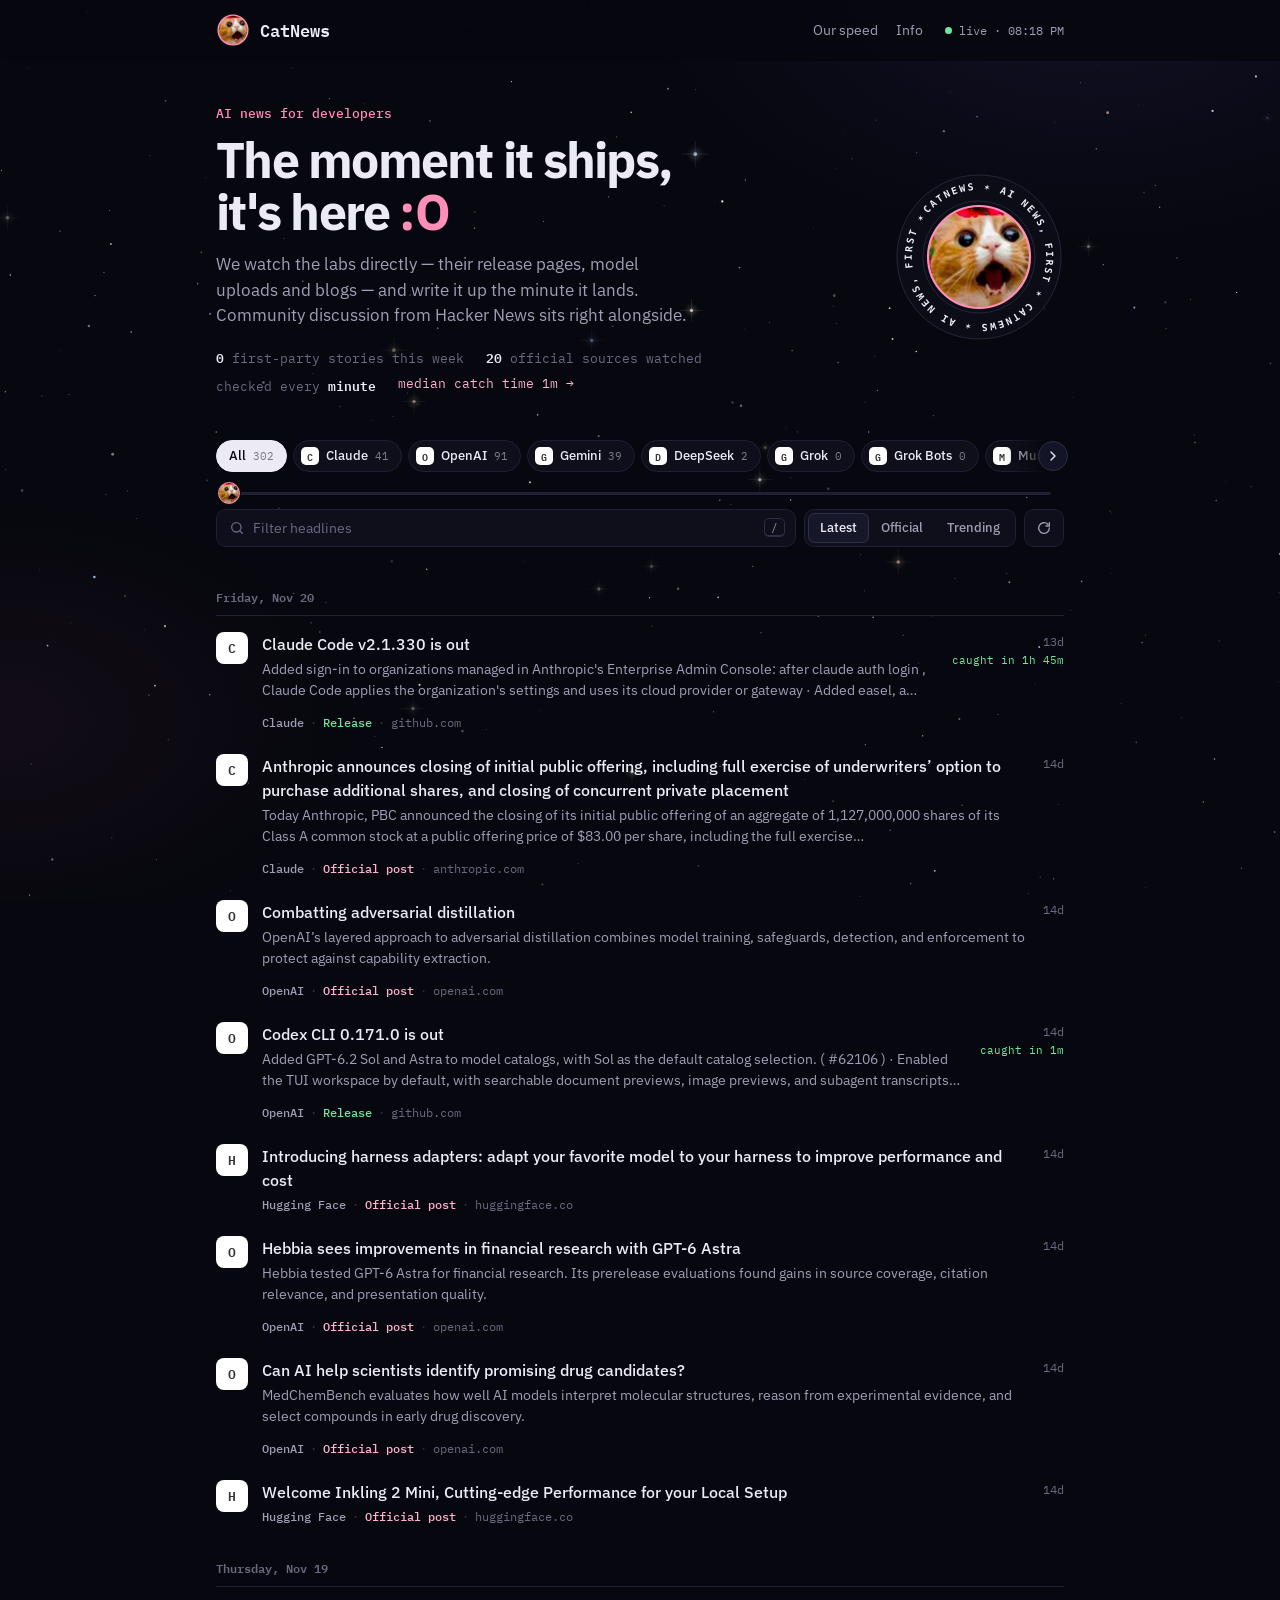
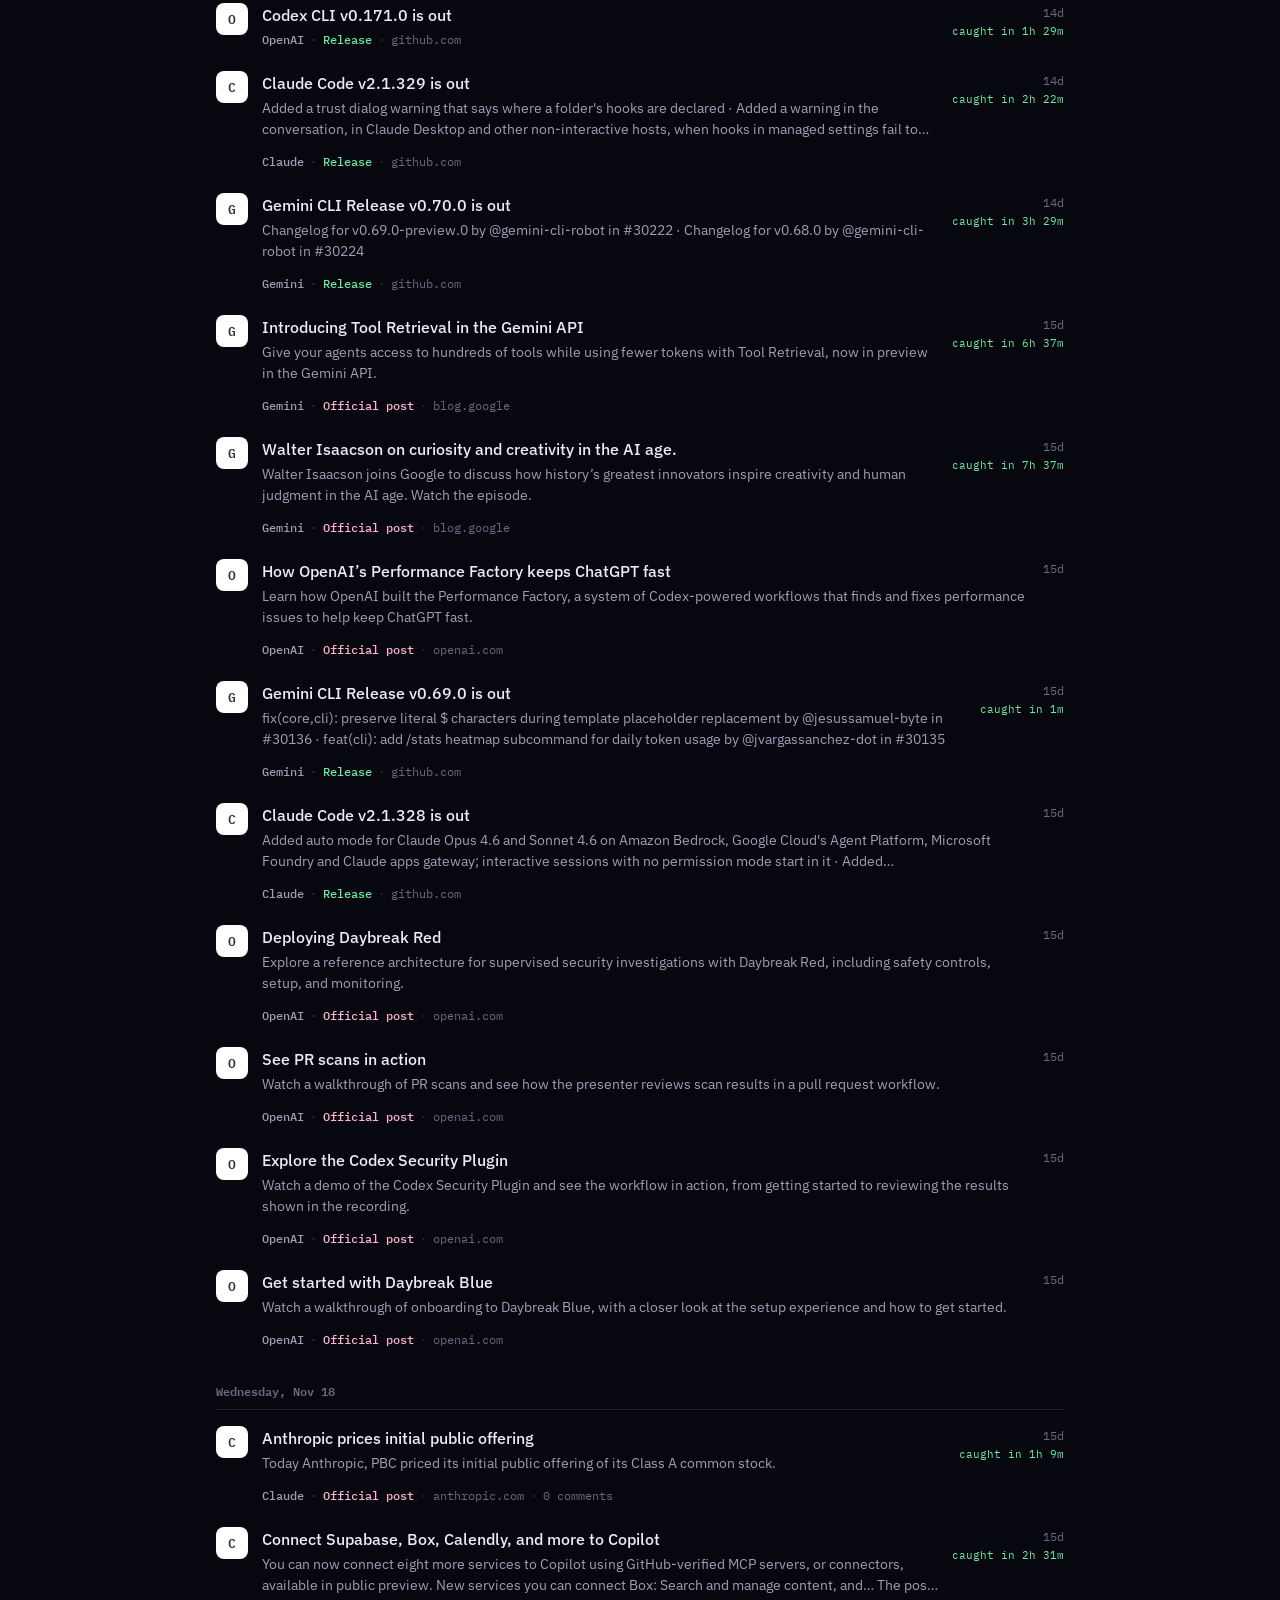
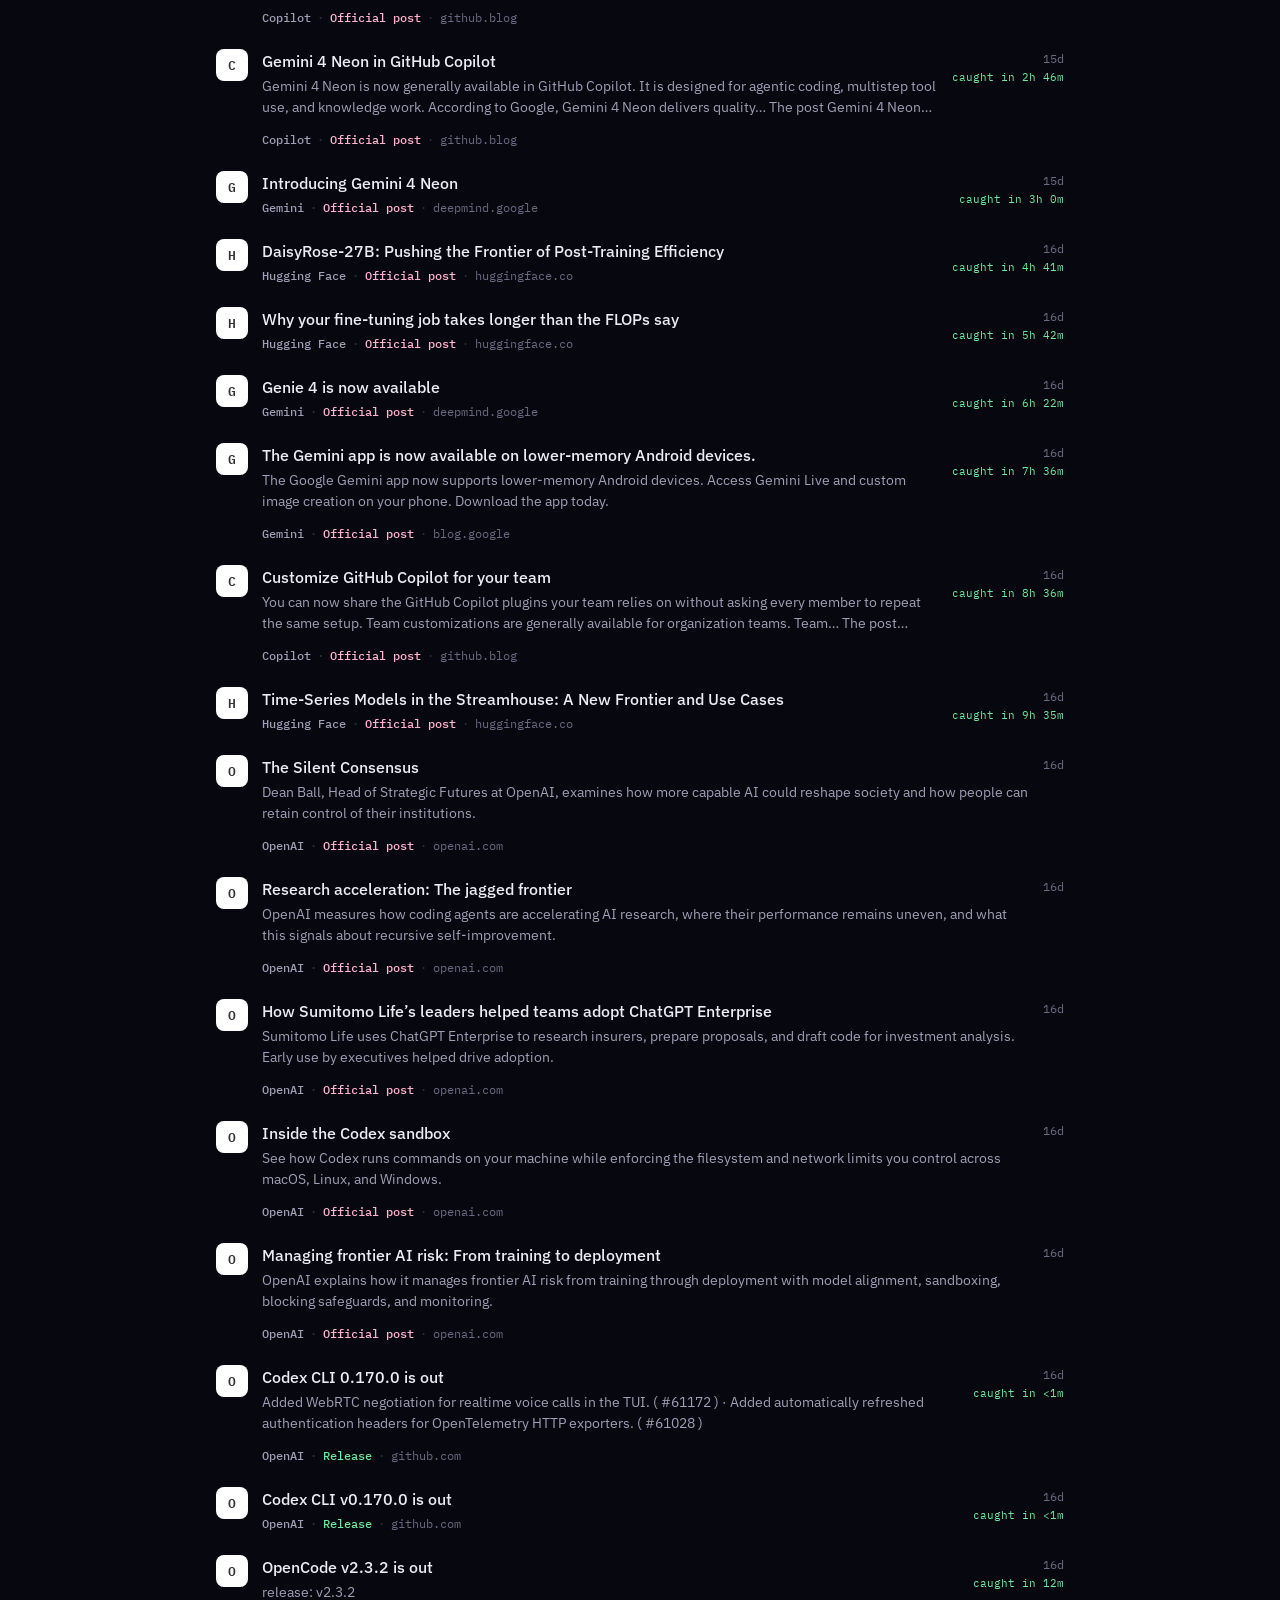
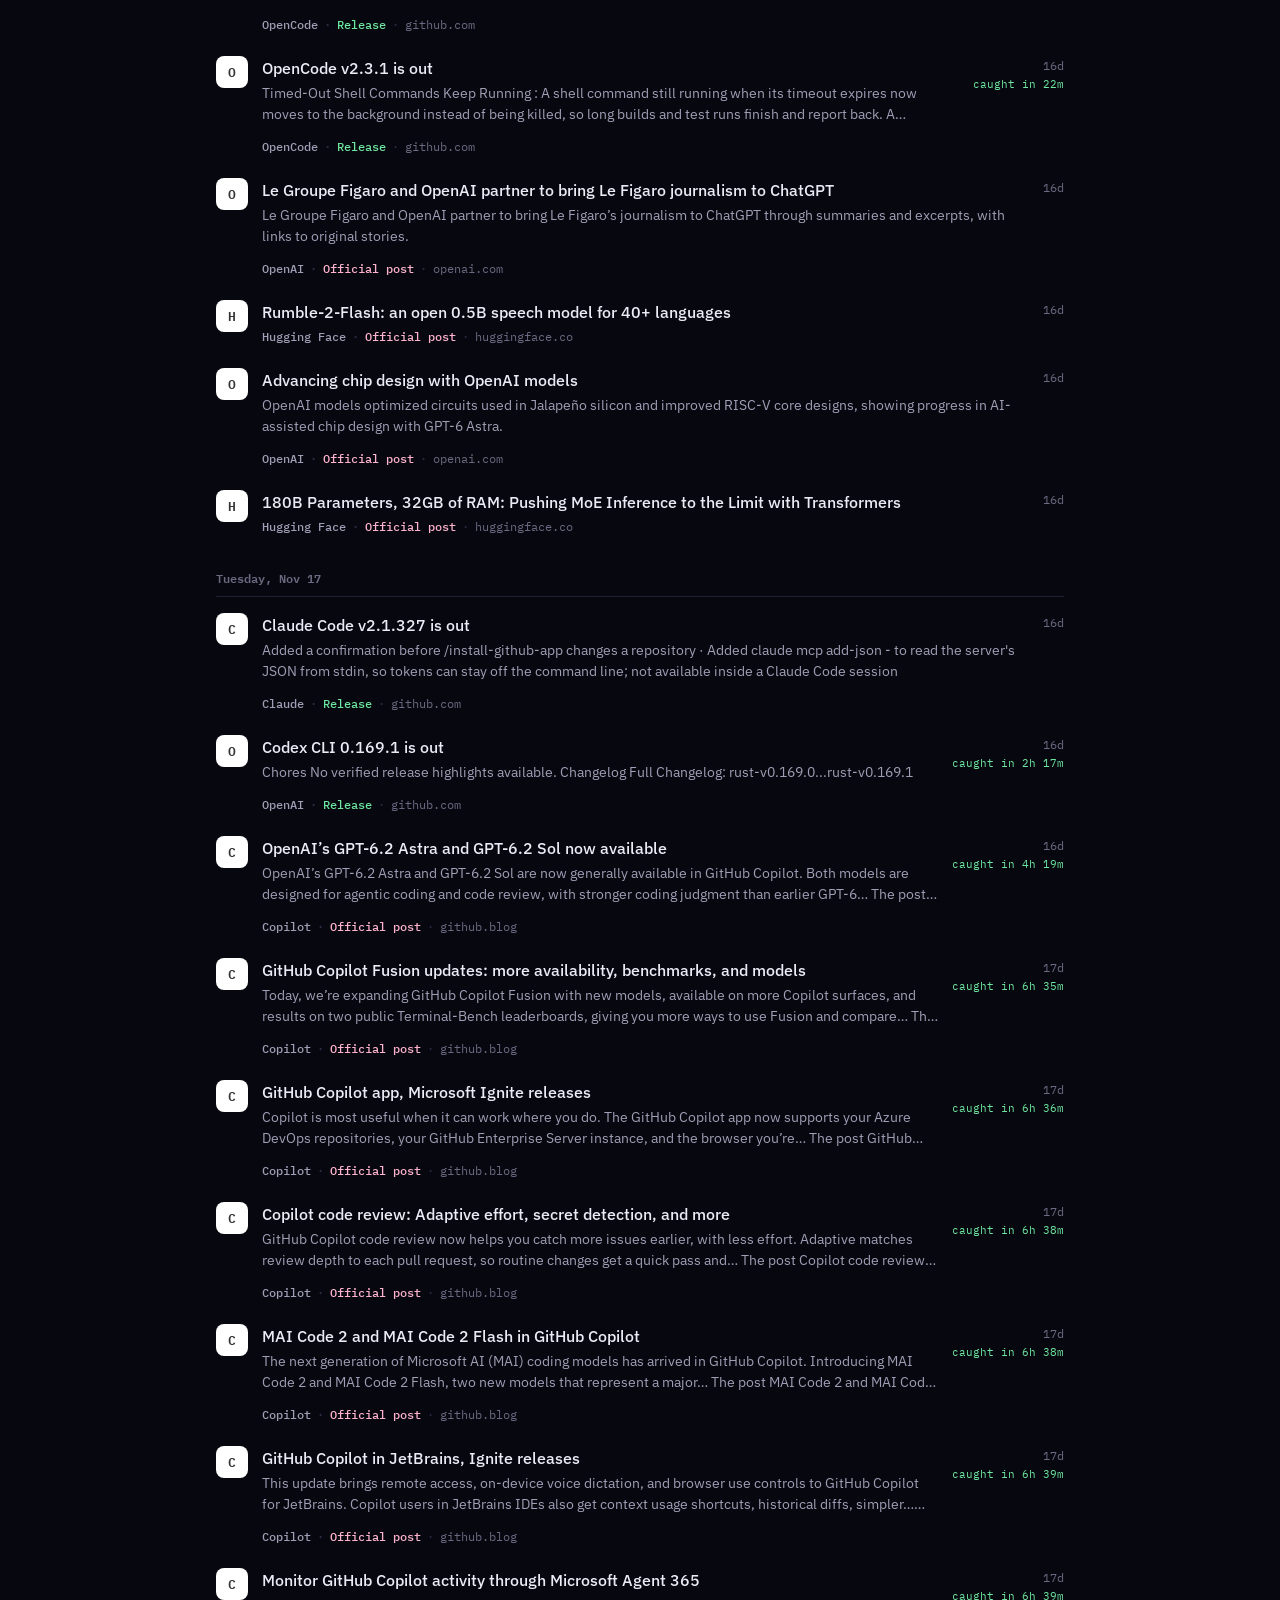
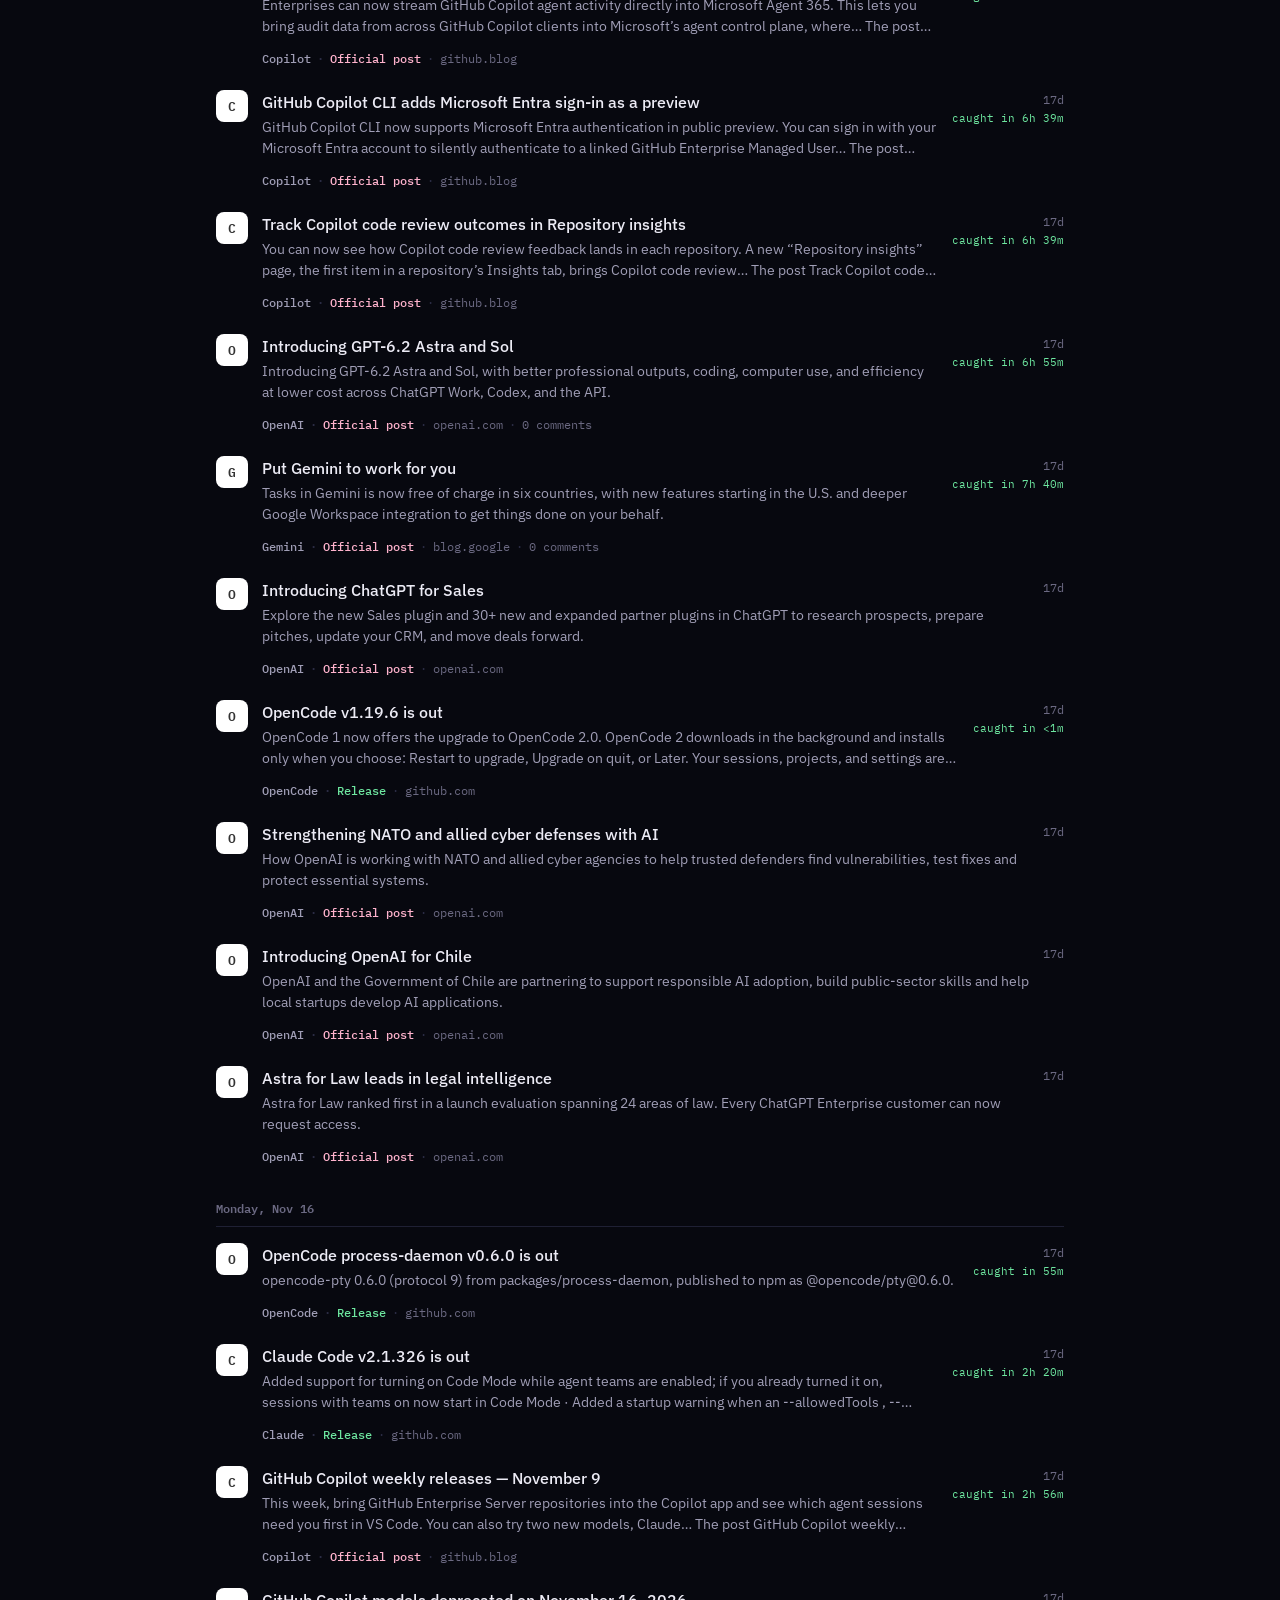
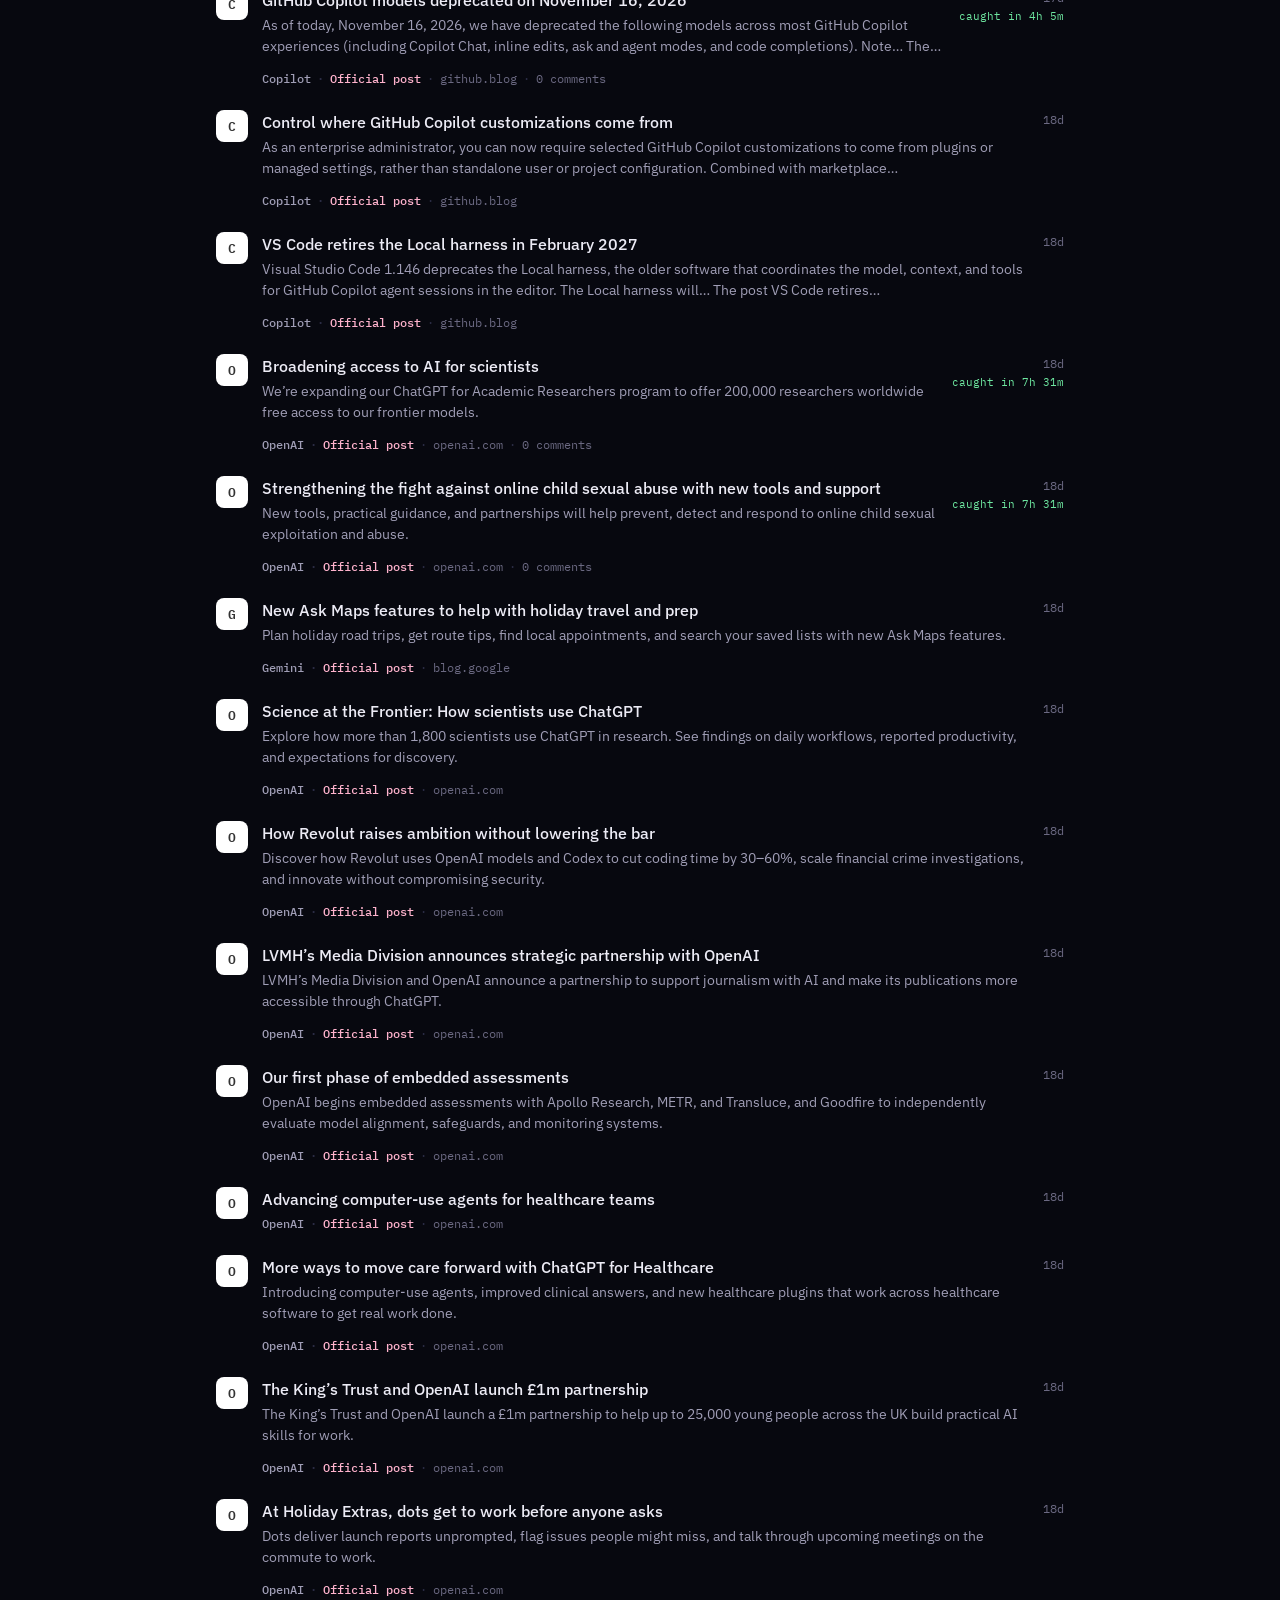
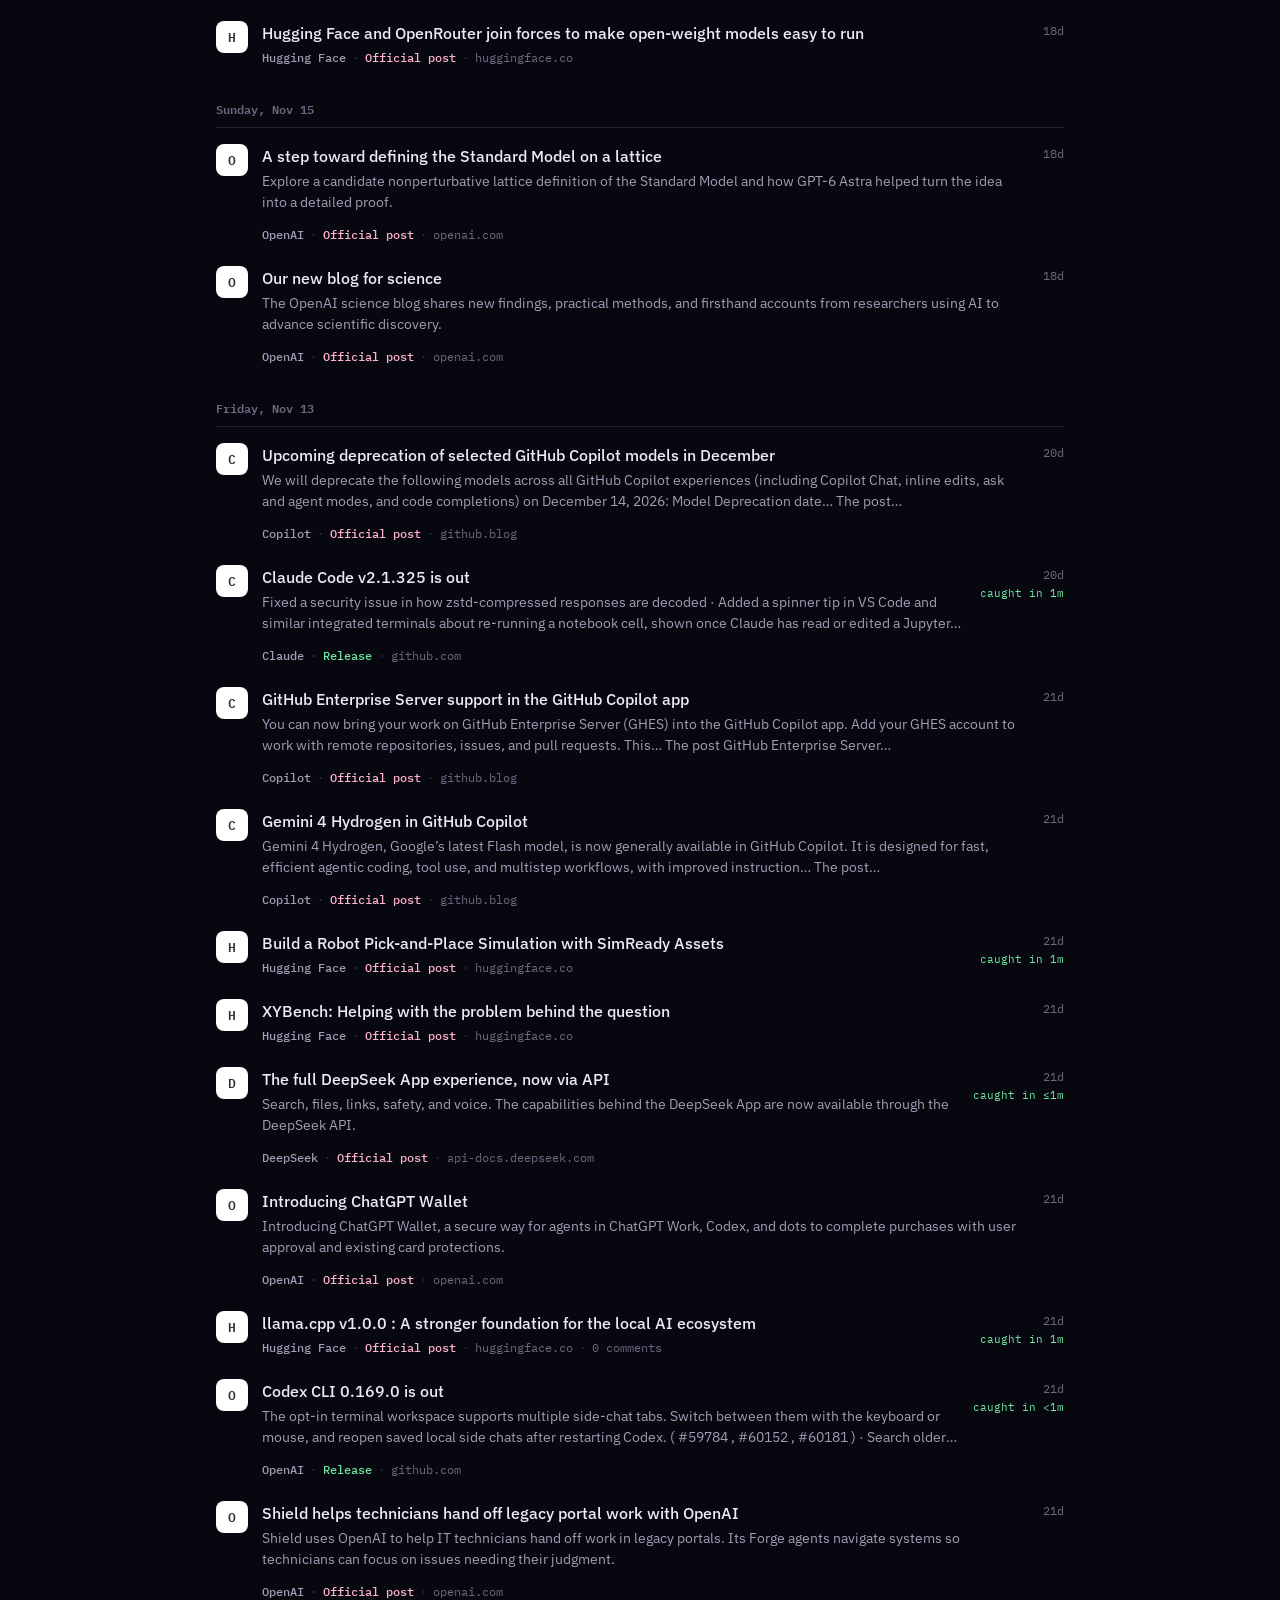
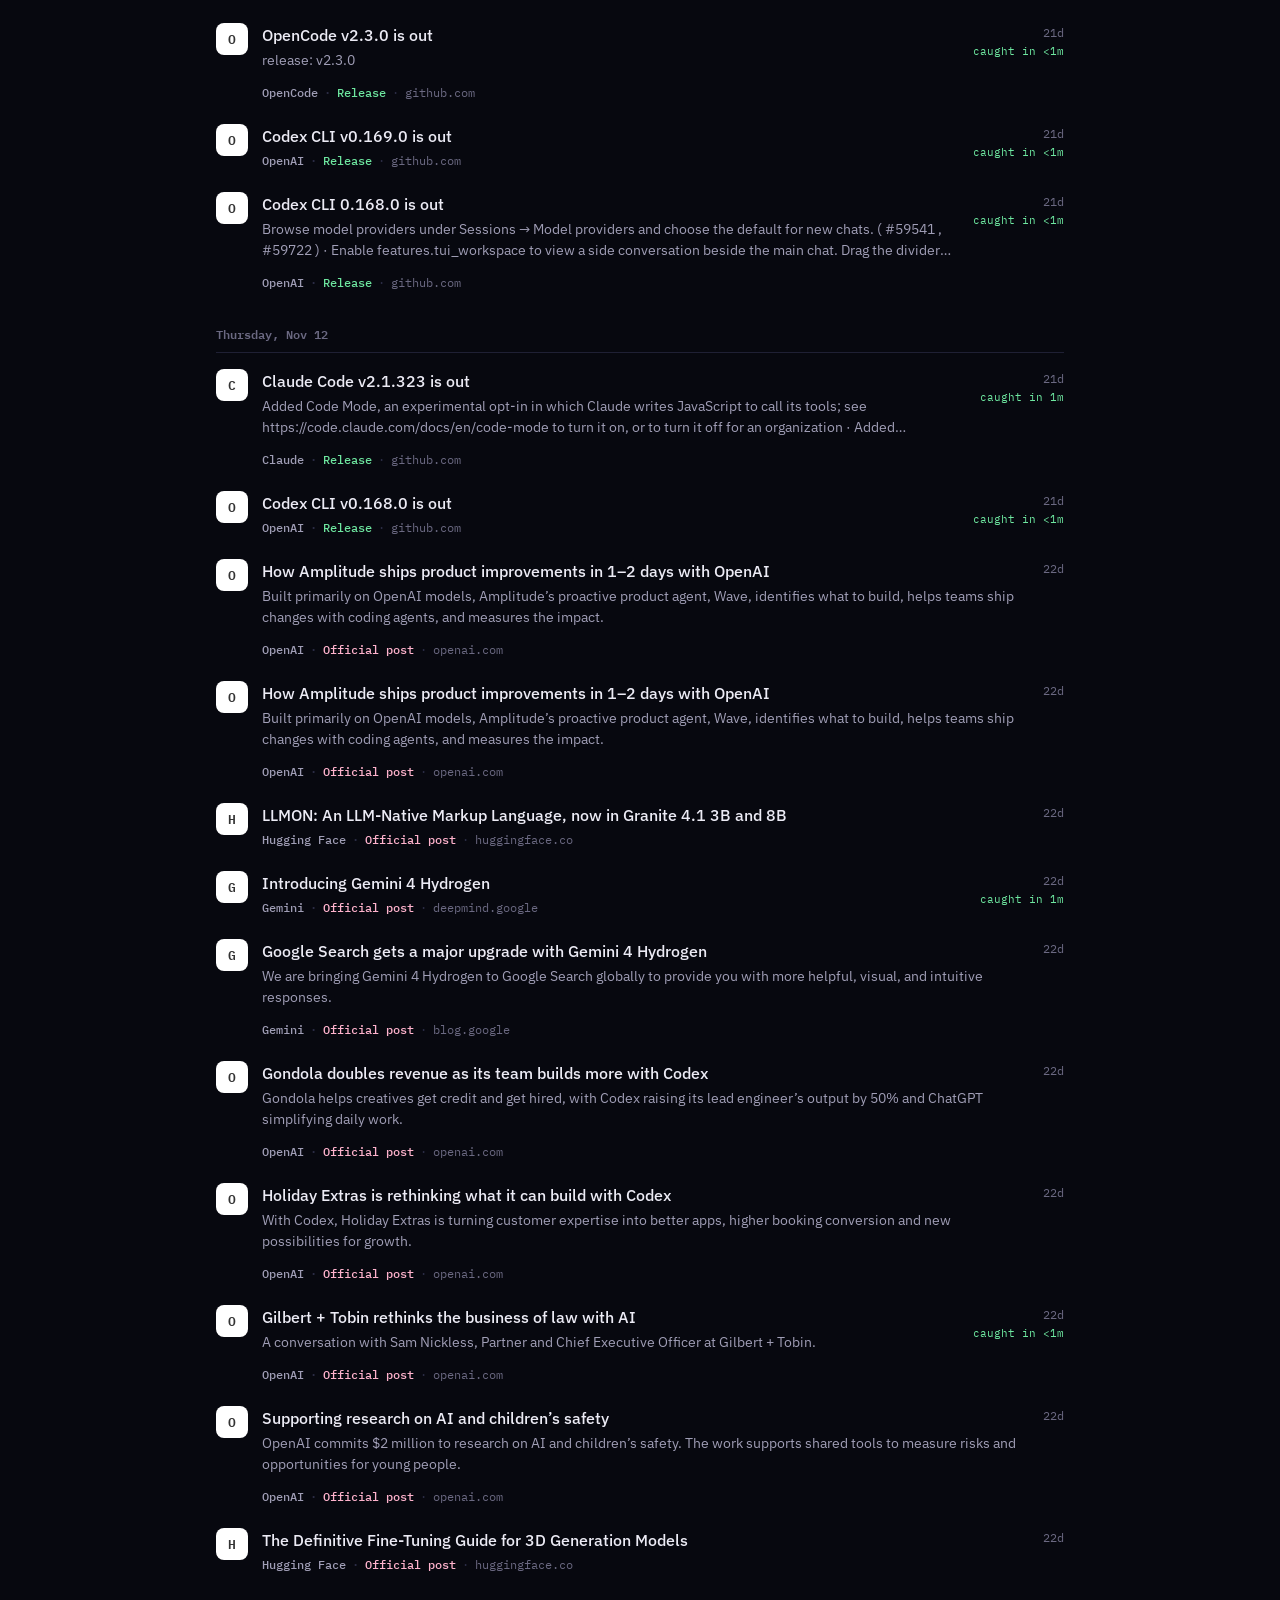
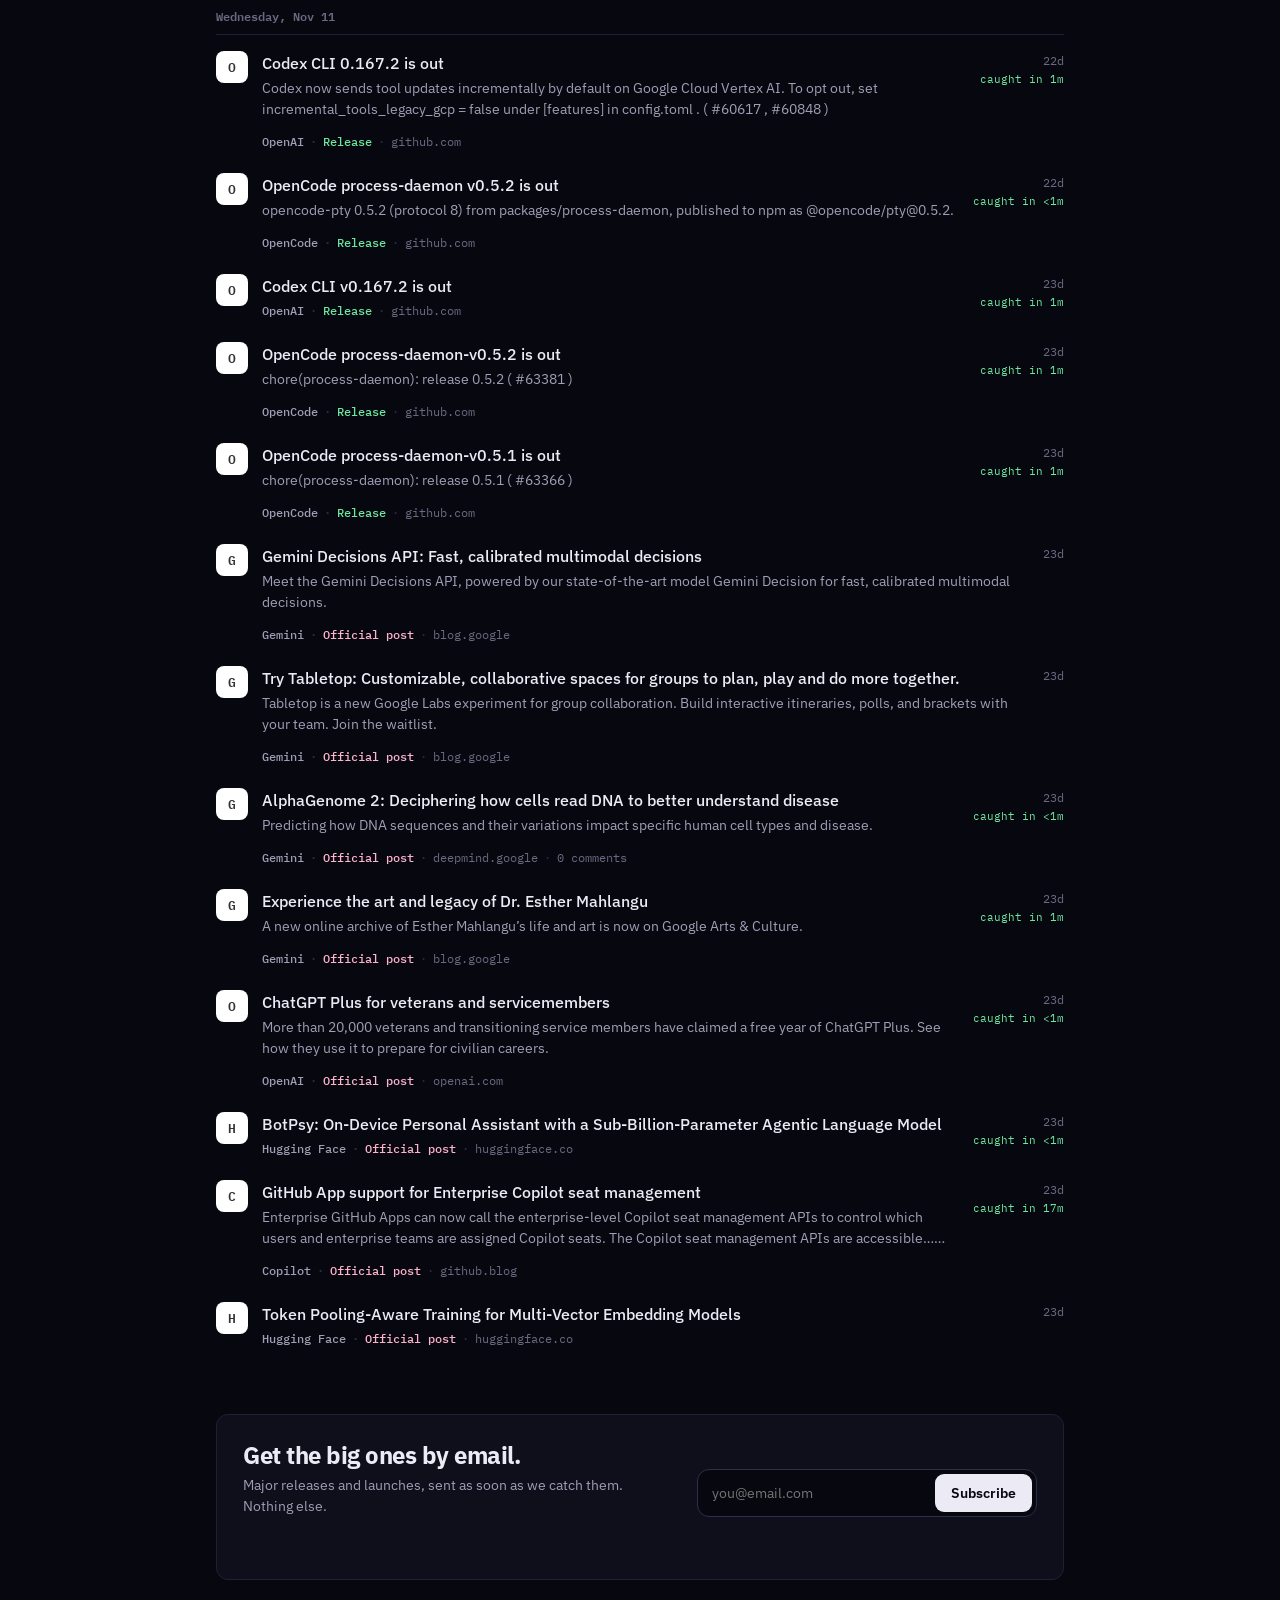
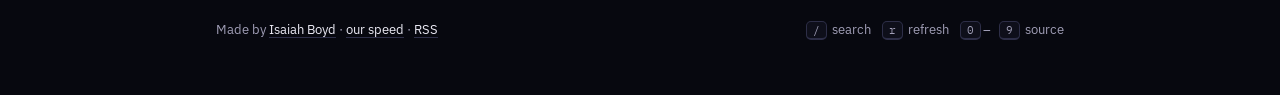
<file: index.html>
<!doctype html>
<html lang="en">
<head>
  <meta charset="utf-8">
  <meta name="viewport" content="width=device-width, initial-scale=1">
  <title>CatNews!</title>
  <meta name="description" content="AI news for developers, straight from the source: releases, new models and official posts from Anthropic, OpenAI, Google, DeepSeek, Mistral, Qwen and more.">
  <link rel="canonical" href="https://catnews.space/">
  <meta name="theme-color" content="#07080f">
  <meta property="og:type" content="website">
  <meta property="og:site_name" content="CatNews">
  <meta property="og:title" content="CatNews — AI news for developers">
  <meta property="og:description" content="Releases, new models and official posts from Anthropic, OpenAI, Google, DeepSeek, Mistral, Qwen and more — straight from the labs, caught within minutes.">
  <meta property="og:url" content="https://catnews.space/">
  <meta property="og:image" content="https://catnews.space/og-image.png">
  <meta property="og:image:width" content="1200">
  <meta property="og:image:height" content="630">
  <meta property="og:image:alt" content="CatNews: a shocked cat in a pink ring, next to the words AI news for developers">
  <meta name="twitter:card" content="summary_large_image">
  <meta name="twitter:title" content="CatNews — AI news for developers">
  <meta name="twitter:description" content="Releases, new models and official posts from Anthropic, OpenAI, Google, DeepSeek, Mistral, Qwen and more — straight from the labs, caught within minutes.">
  <meta name="twitter:image" content="https://catnews.space/og-image.png">
  <link rel="icon" href="logo-mark.svg" type="image/svg+xml">
  <link rel="alternate" type="application/rss+xml" title="CatNews" href="https://catnews.space/rss.xml">
  <link rel="preconnect" href="https://fonts.googleapis.com">
  <link href="https://fonts.googleapis.com/css2?family=IBM+Plex+Mono:wght@400;500;600&family=IBM+Plex+Sans:wght@400;500;600;700&display=swap" rel="stylesheet">
  <link rel="stylesheet" href="style.css">
</head>
<body class="loading">
  <canvas id="space" aria-hidden="true"></canvas>

  <div class="splash" id="splash" aria-hidden="true">
    <img src="logo-mark.svg" alt="">
    <span class="splash-name">CatNews<span class="cursor">_</span></span>
  </div>

  <header class="top" id="top">
    <div class="wrap top-row">
      <a href="#" class="logo" data-source="all">
        <img src="logo-mark.svg" alt="" width="34" height="34">
        <span>CatNews</span>
      </a>
      <nav class="top-links">
        <a href="/our-speed/">Our speed</a>
        <a href="https://info.catnews.space" class="hide-sm">Info</a>
      </nav>
      <div class="status">
        <span class="dot" id="dot"></span>
        <span id="status-text">connecting…</span>
      </div>
    </div>
  </header>

  <main class="wrap">
    <section class="intro reveal">
      <div>
        <p class="eyebrow">AI news for developers</p>
        <h1>The moment it ships,<br>it's here<span class="mew">:O</span></h1>
        <p class="lede">We watch the labs directly — their release pages, model uploads and blogs — and write it up the minute it lands. Community discussion from Hacker News sits right alongside.</p>
        <p class="stats" id="stats"></p>
      </div>
      <img class="badge" src="logo.svg" alt="CatNews logo">
    </section>

    <div class="rail reveal" id="rail">
      <button class="rail-arrow left" id="rail-left" aria-label="Scroll sources left">
        <svg viewBox="0 0 24 24" width="16" height="16" aria-hidden="true"><path d="m15 6-6 6 6 6" fill="none" stroke="currentColor" stroke-width="2" stroke-linecap="round" stroke-linejoin="round"/></svg>
      </button>
      <nav class="sources" id="sources" aria-label="Filter by source"></nav>
      <button class="rail-arrow right" id="rail-right" aria-label="Scroll sources right">
        <svg viewBox="0 0 24 24" width="16" height="16" aria-hidden="true"><path d="m9 6 6 6-6 6" fill="none" stroke="currentColor" stroke-width="2" stroke-linecap="round" stroke-linejoin="round"/></svg>
      </button>
      <div class="rail-track" id="rail-track" aria-hidden="true">
        <span class="rail-fill" id="rail-fill"></span>
        <span class="rail-cat" id="rail-cat"><img src="logo-mark.svg" alt=""></span>
      </div>
    </div>

    <div class="toolbar reveal">
      <label class="search">
        <svg viewBox="0 0 24 24" width="16" height="16" aria-hidden="true"><circle cx="11" cy="11" r="7" fill="none" stroke="currentColor" stroke-width="2"/><path d="m20 20-4-4" stroke="currentColor" stroke-width="2" stroke-linecap="round"/></svg>
        <input type="search" id="search" placeholder="Filter headlines" autocomplete="off">
        <kbd>/</kbd>
      </label>
      <div class="seg" role="group" aria-label="Feed">
        <button data-feed="latest" aria-pressed="true">Latest</button>
        <button data-feed="official" aria-pressed="false">Official</button>
        <button data-feed="trending" aria-pressed="false">Trending</button>
      </div>
      <button id="refresh" class="icon-btn" aria-label="Refresh">
        <svg viewBox="0 0 24 24" width="16" height="16" aria-hidden="true"><path d="M20 12a8 8 0 1 1-2.3-5.6M20 4v5h-5" fill="none" stroke="currentColor" stroke-width="2" stroke-linecap="round" stroke-linejoin="round"/></svg>
      </button>
    </div>

    <div id="lead"></div>
    <ol class="feed" id="feed"></ol>
    <p class="empty" id="empty" hidden>Nothing here yet — the cat searched the whole galaxy. Try another source or clear the filter.</p>
  </main>

  <section class="wrap">
    <form class="subscribe panel" id="subscribe">
      <div class="sub-copy">
        <h2>Get the big ones by email.</h2>
        <p>Major releases and launches, sent as soon as we catch them. Nothing else.</p>
      </div>
      <div class="sub-field">
        <input type="email" id="sub-email" name="email" placeholder="you@email.com" required autocomplete="email" aria-label="Email address">
        <button type="submit">Subscribe</button>
      </div>
      <p class="sub-msg" id="sub-msg" role="status"></p>
    </form>
  </section>

  <footer class="wrap foot">
    <p>Made by <a href="https://info.catnews.space">Isaiah Boyd</a> · <a href="/our-speed/">our speed</a> · <a href="rss.xml">RSS</a></p>
    <p class="keys"><kbd>/</kbd> search <kbd>r</kbd> refresh <kbd>0</kbd>–<kbd>9</kbd> source</p>
  </footer>

  <script src="space.js"></script>
  <script src="sources.js"></script>
  <script src="script.js"></script>
</body>
</html>
</file>
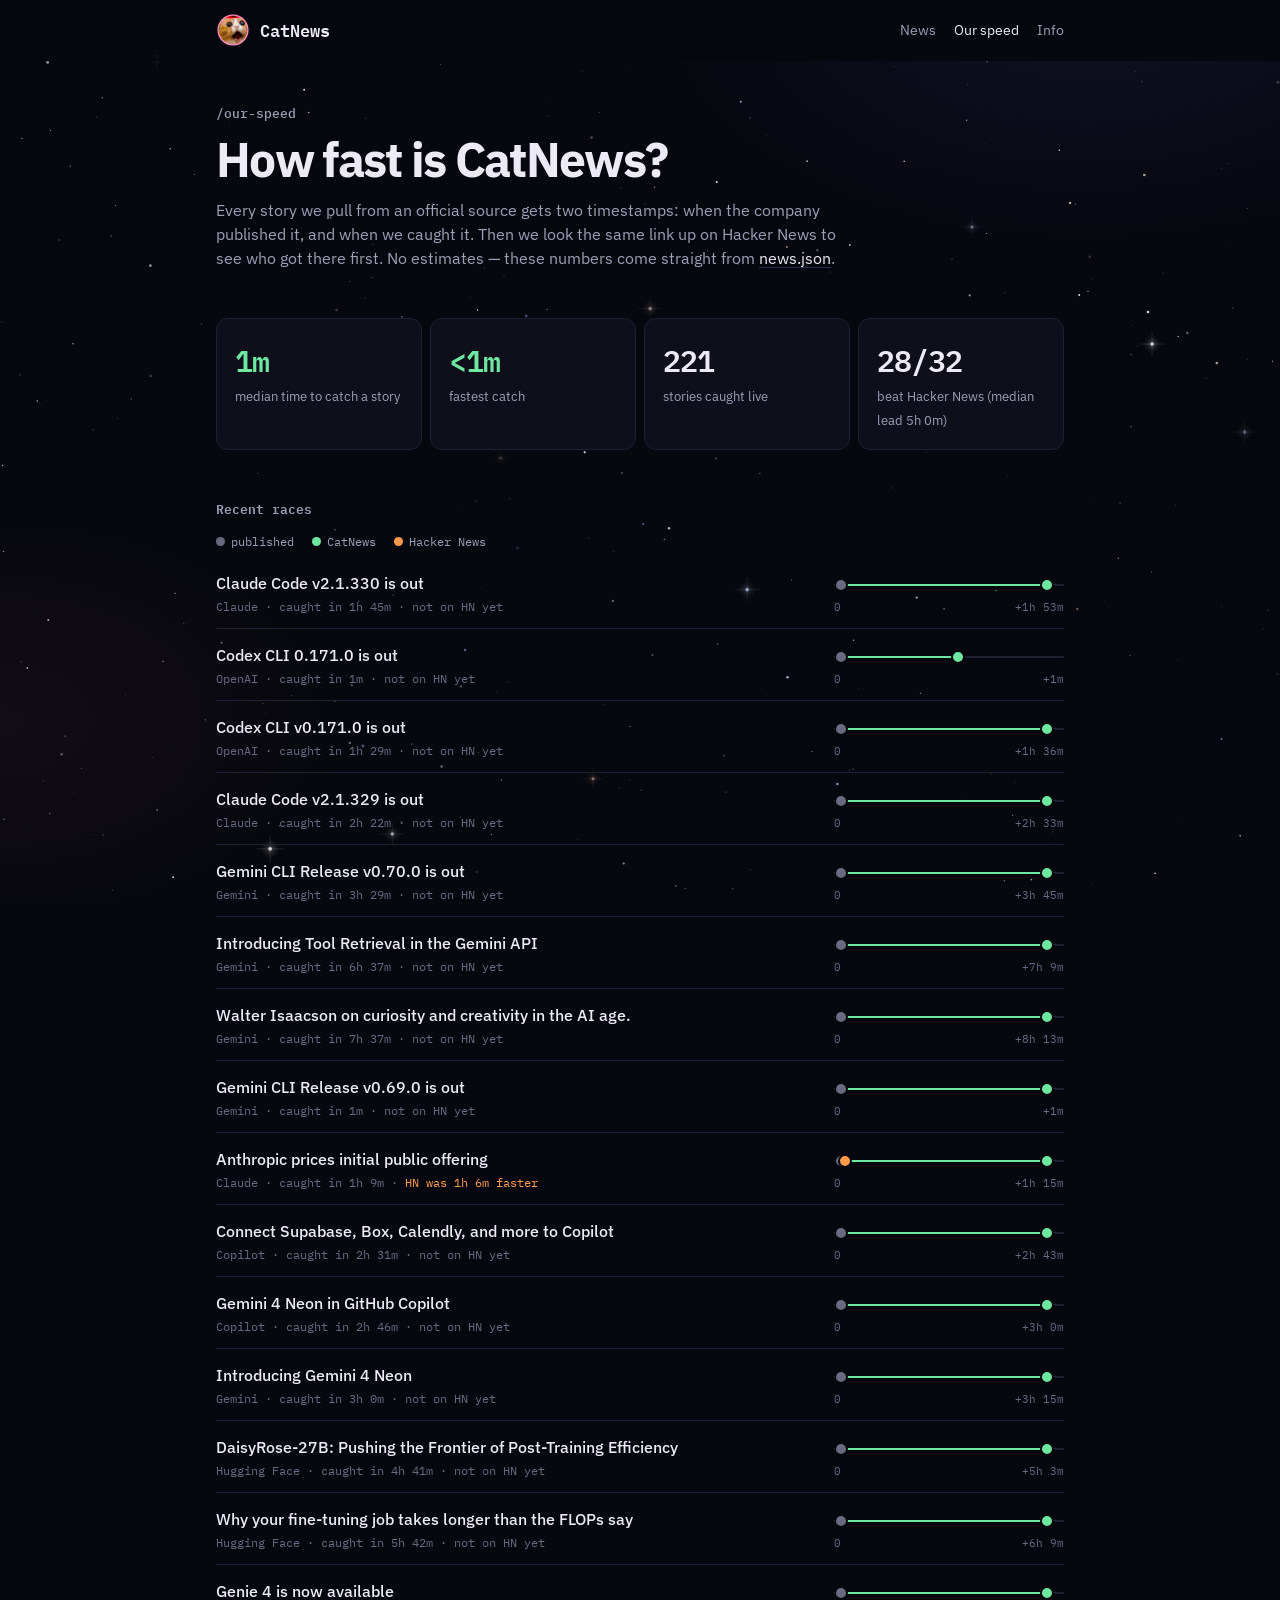
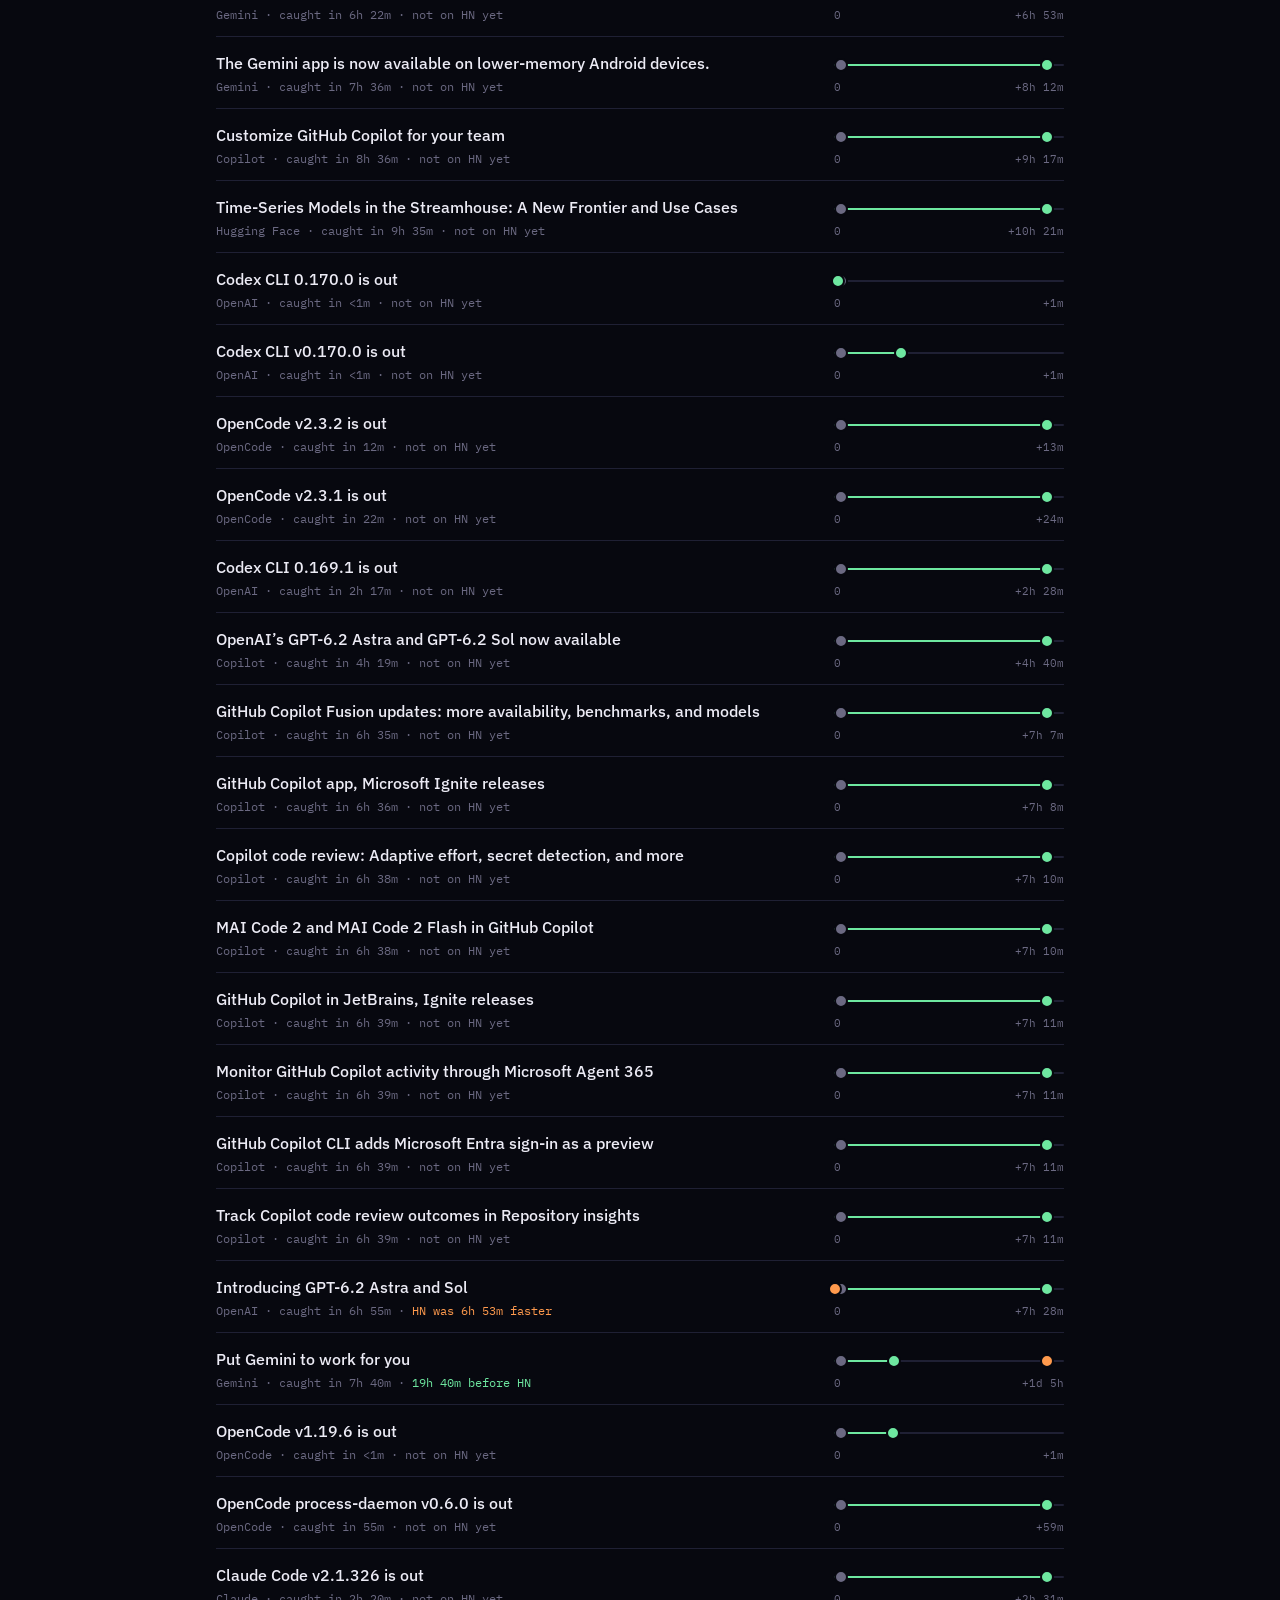
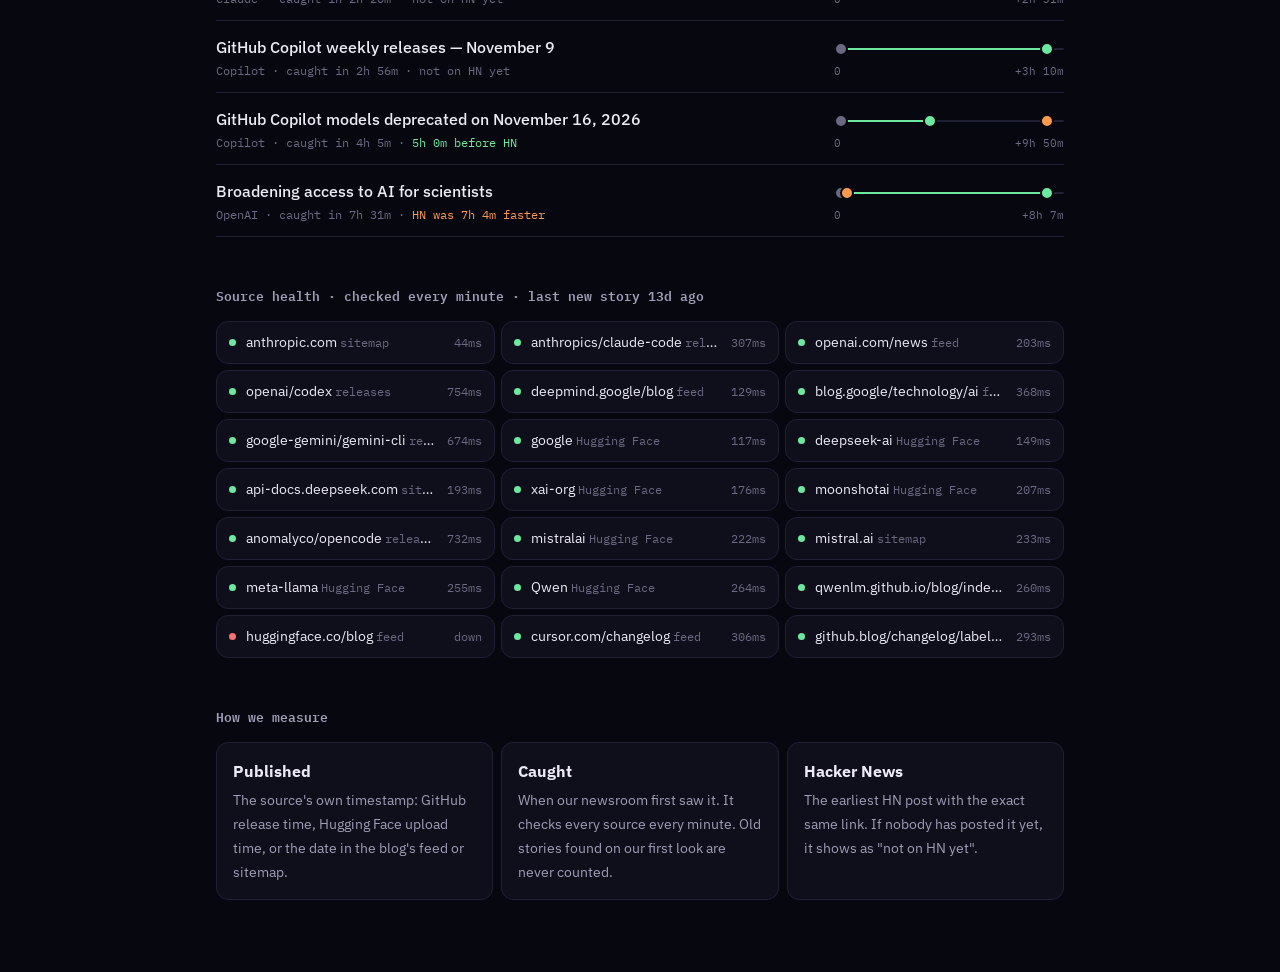
<file: our-speed/index.html>
<!doctype html>
<html lang="en">
<head>
  <meta charset="utf-8">
  <meta name="viewport" content="width=device-width, initial-scale=1">
  <title>CatNews! · Our speed</title>
  <meta name="description" content="How fast CatNews catches AI news, measured on every story — and how often we beat Hacker News to it.">
  <link rel="canonical" href="https://catnews.space/our-speed/">
  <meta name="theme-color" content="#07080f">
  <meta property="og:type" content="website">
  <meta property="og:site_name" content="CatNews">
  <meta property="og:title" content="How fast is CatNews?">
  <meta property="og:description" content="Every story timed: when the lab published it, when we caught it, and whether we beat Hacker News.">
  <meta property="og:url" content="https://catnews.space/our-speed/">
  <meta property="og:image" content="https://catnews.space/og-image.png">
  <meta property="og:image:width" content="1200">
  <meta property="og:image:height" content="630">
  <meta property="og:image:alt" content="CatNews: a shocked cat in a pink ring, next to the words AI news for developers">
  <meta name="twitter:card" content="summary_large_image">
  <meta name="twitter:title" content="How fast is CatNews?">
  <meta name="twitter:description" content="Every story timed: when the lab published it, when we caught it, and whether we beat Hacker News.">
  <meta name="twitter:image" content="https://catnews.space/og-image.png">
  <link rel="icon" href="/logo-mark.svg" type="image/svg+xml">
  <link rel="preconnect" href="https://fonts.googleapis.com">
  <link href="https://fonts.googleapis.com/css2?family=IBM+Plex+Mono:wght@400;500;600&family=IBM+Plex+Sans:wght@400;500;600;700&display=swap" rel="stylesheet">
  <link rel="stylesheet" href="/style.css">
  <style>
    .speed { padding-bottom: 72px; }
    .speed section { margin-top: 48px; animation: rise .6s var(--ease) both; }
    .speed section:nth-of-type(2) { animation-delay: .06s; }
    .speed section:nth-of-type(3) { animation-delay: .12s; }
    .speed h1 { font-size: clamp(32px, 6vw, 48px); line-height: 1.05; letter-spacing: -0.035em; margin: 0 0 14px; }
    .speed p { color: var(--muted); margin: 0 0 12px; max-width: 62ch; }
    .speed a:not([class]) { color: var(--text); text-underline-offset: 3px; text-decoration-color: var(--line-strong); }

    /* headline numbers */
    .numbers { display: grid; grid-template-columns: repeat(4, 1fr); gap: 8px; }
    .num { padding: 18px; }
    .num b { display: block; font: 600 30px var(--mono); letter-spacing: -0.03em; color: var(--text); }
    .num b.good { color: var(--green); }
    .num span { font-size: 13px; color: var(--muted); }

    /* race rows: source published → we caught it → HN got it */
    .races { list-style: none; margin: 0; padding: 0; }
    .race { padding: 14px 0; border-bottom: 1px solid var(--line); display: grid; grid-template-columns: 1fr 230px; gap: 18px; align-items: center; }
    .race-title { font-weight: 500; text-decoration: none; }
    .race-title:hover { text-decoration: underline; text-decoration-color: var(--accent); }
    .race-meta { font: 12px var(--mono); color: var(--faint); margin-top: 4px; }
    .track { position: relative; height: 26px; }
    .track::before { content: ""; position: absolute; left: 0; right: 0; top: 12px; height: 2px; background: var(--line); border-radius: 2px; }
    .mark { position: absolute; top: 6px; width: 14px; height: 14px; margin-left: -7px; border-radius: 50%; border: 2px solid var(--bg); }
    .mark.pub { background: var(--faint); left: 0; margin-left: 0; }
    .mark.us { background: var(--green); animation: grow .6s var(--ease) both; }
    .mark.hn { background: #ff9a4d; }
    .bar-us { position: absolute; top: 12px; left: 0; height: 2px; background: var(--green); transform-origin: left; animation: fill .8s var(--ease) both; }
    @keyframes fill { from { transform: scaleX(0); } }
    @keyframes grow { from { transform: scale(0); } }
    .track-labels { display: flex; justify-content: space-between; font: 11px var(--mono); color: var(--faint); margin-top: 2px; }
    .lead-good { color: var(--green); }
    .lead-bad { color: #ff9a4d; }

    .legend { display: flex; gap: 18px; font: 12px var(--mono); color: var(--muted); margin-bottom: 8px; }
    .legend i { display: inline-block; width: 9px; height: 9px; border-radius: 50%; margin-right: 6px; vertical-align: 0; }

    /* per-source health */
    .health { display: grid; grid-template-columns: repeat(auto-fill, minmax(250px, 1fr)); gap: 6px; }
    .src-row { display: flex; align-items: center; gap: 10px; padding: 10px 12px; font-size: 14px; }
    .src-row .name { flex: 1; min-width: 0; overflow: hidden; text-overflow: ellipsis; white-space: nowrap; }
    .src-row .ms { font: 12px var(--mono); color: var(--faint); }
    .ok-dot { width: 7px; height: 7px; border-radius: 50%; background: var(--green); flex-shrink: 0; }
    .ok-dot.bad { background: #f87171; }

    .empty-state { padding: 22px; color: var(--muted); }
    .empty-state b { color: var(--text); }

    .method { display: grid; grid-template-columns: repeat(3, 1fr); gap: 8px; }
    .method div { padding: 16px; }
    .method b { display: block; margin-bottom: 4px; }
    .method span { font-size: 14px; color: var(--muted); }

    @media (max-width: 640px) {
      .numbers { grid-template-columns: 1fr 1fr; }
      .race { grid-template-columns: 1fr; gap: 8px; }
      .method { grid-template-columns: 1fr; }
    }
  </style>
</head>
<body>
  <canvas id="space" aria-hidden="true"></canvas>

  <header class="top">
    <div class="wrap top-row">
      <a href="/" class="logo">
        <img src="/logo-mark.svg" alt="" width="34" height="34">
        <span>CatNews</span>
      </a>
      <nav class="top-links">
        <a href="/">News</a>
        <a href="/our-speed/" aria-current="page">Our speed</a>
        <a href="https://info.catnews.space" class="hide-sm">Info</a>
      </nav>
    </div>
  </header>

  <main class="wrap speed">
    <section style="margin-top:44px">
      <p class="eyebrow">/our-speed</p>
      <h1>How fast is CatNews?</h1>
      <p>Every story we pull from an official source gets two timestamps: when the company published it, and when we caught it. Then we look the same link up on Hacker News to see who got there first. No estimates — these numbers come straight from <a href="/news.json">news.json</a>.</p>
    </section>

    <section>
      <div class="numbers" id="numbers"></div>
    </section>

    <section>
      <h2 class="section-title">Recent races</h2>
      <div class="legend">
        <span><i style="background:var(--faint)"></i>published</span>
        <span><i style="background:var(--green)"></i>CatNews</span>
        <span><i style="background:#ff9a4d"></i>Hacker News</span>
      </div>
      <ol class="races" id="races"></ol>
    </section>

    <section>
      <h2 class="section-title">Source health · checked every minute · last new story <span id="last-check">—</span></h2>
      <div class="health" id="health"></div>
    </section>

    <section>
      <h2 class="section-title">How we measure</h2>
      <div class="method">
        <div class="panel"><b>Published</b><span>The source's own timestamp: GitHub release time, Hugging Face upload time, or the date in the blog's feed or sitemap.</span></div>
        <div class="panel"><b>Caught</b><span>When our newsroom first saw it. It checks every source every minute. Old stories found on our first look are never counted.</span></div>
        <div class="panel"><b>Hacker News</b><span>The earliest HN post with the exact same link. If nobody has posted it yet, it shows as "not on HN yet".</span></div>
      </div>
    </section>
  </main>

  <script src="/space.js"></script>
  <script src="/sources.js"></script>
  <script>
    const $ = (s) => document.querySelector(s);
    const label = Object.fromEntries(SOURCES.map((s) => [s.id, s]));
    const esc = (s) => String(s).replace(/[&<>"']/g, (c) => ({ "&": "&amp;", "<": "&lt;", ">": "&gt;", '"': "&quot;", "'": "&#39;" })[c]);

    function dur(ms) {
      const neg = ms < 0;
      let m = Math.round(Math.abs(ms) / 60000);
      const out = m < 1 ? "<1m" : m < 60 ? `${m}m` : m < 1440 ? `${Math.floor(m / 60)}h ${m % 60}m` : `${Math.floor(m / 1440)}d ${Math.floor((m % 1440) / 60)}h`;
      return neg ? `-${out}` : out;
    }
    const median = (arr) => { const a = [...arr].sort((x, y) => x - y); return a.length ? a[Math.floor(a.length / 2)] : null; };
    function ago(ms) {
      const s = Math.floor((Date.now() - ms) / 1000);
      return s < 60 ? "just now" : s < 3600 ? `${Math.floor(s / 60)}m ago` : s < 86400 ? `${Math.floor(s / 3600)}h ago` : `${Math.floor(s / 86400)}d ago`;
    }

    // live from the Cloudflare newsroom, falling back to the copy in the repo
    fetch("https://catnews-newsroom.itsizzydudee.workers.dev/news.json", { cache: "no-store" })
      .then((r) => (r.ok ? r.json() : Promise.reject()))
      .catch(() => fetch(`/news.json?t=${Date.now()}`, { cache: "no-store" }).then((r) => r.json()))
      .then(render)
      .catch(() => { $("#numbers").innerHTML = `<div class="panel empty-state">Couldn't load the newsroom data right now.</div>`; });

    function render(data) {
      const caught = data.items.filter((i) => i.lagMs != null);
      const exact = caught.filter((i) => !i.lagIsUpperBound);
      const raced = caught.filter((i) => i.hn);
      const beat = raced.filter((i) => i.hn.at > i.seenAt);
      const leads = raced.map((i) => i.hn.at - i.seenAt);

      const med = median(exact.map((i) => i.lagMs));
      const fastest = exact.length ? Math.min(...exact.map((i) => i.lagMs)) : null;

      $("#numbers").innerHTML = [
        [med != null ? dur(med) : "—", "median time to catch a story", true],
        [fastest != null ? dur(fastest) : "—", "fastest catch", true],
        [caught.length, "stories caught live"],
        [raced.length ? `${beat.length}/${raced.length}` : "—", raced.length ? `beat Hacker News (median lead ${dur(median(leads))})` : "races vs Hacker News so far"],
      ].map(([n, l, good]) => `<div class="panel num"><b class="${good && n !== "—" ? "good" : ""}">${n}</b><span>${l}</span></div>`).join("");

      // races: newest first
      const rows = caught.sort((a, b) => b.seenAt - a.seenAt).slice(0, 40);
      if (!rows.length) {
        $("#races").innerHTML = `<li class="panel empty-state">The clock started on <b>${new Date(data.items.reduce((m, i) => Math.min(m, i.seenAt), Date.now())).toLocaleDateString([], { month: "short", day: "numeric" })}</b>. The first race shows up here as soon as a source publishes something new and we catch it — usually within the hour.</li>`;
      } else {
        $("#races").innerHTML = rows.map((i) => {
          const pub = i.seenAt - i.lagMs;
          const hnDelta = i.hn ? i.hn.at - pub : null;
          const span = Math.max(i.lagMs, hnDelta ?? 0, 60000) * 1.08;
          const us = (i.lagMs / span) * 100;
          const hnPos = hnDelta != null ? Math.max(0, Math.min(100, (hnDelta / span) * 100)) : null;
          const lead = i.hn
            ? (i.hn.at > i.seenAt ? `<span class="lead-good">${dur(i.hn.at - i.seenAt)} before HN</span>` : `<span class="lead-bad">HN was ${dur(i.seenAt - i.hn.at)} faster</span>`)
            : "not on HN yet";
          return `<li class="race">
            <div>
              <a class="race-title" href="${esc(i.url)}" target="_blank" rel="noopener">${esc(i.title)}</a>
              <div class="race-meta">${esc(label[i.source]?.label || i.source)} · caught in ${i.lagIsUpperBound ? "≤" : ""}${dur(i.lagMs)} · ${lead}</div>
            </div>
            <div>
              <div class="track">
                <span class="bar-us" style="width:${us}%"></span>
                <span class="mark pub" title="published"></span>
                <span class="mark us" style="left:${us}%" title="CatNews: +${dur(i.lagMs)}"></span>
                ${hnPos != null ? `<span class="mark hn" style="left:${hnPos}%" title="Hacker News: +${dur(hnDelta)}"></span>` : ""}
              </div>
              <div class="track-labels"><span>0</span><span>+${dur(span)}</span></div>
            </div>
          </li>`;
        }).join("");
      }

      $("#last-check").textContent = ago(data.lastRunAt);
      const nameFor = (w) => w.replace(/^(\w+):/, "").replace(/^https?:\/\/(www\.)?/, "").replace(/\/(sitemap[^/]*|rss|feed)(\.xml)?\/?$/, "").replace(/\/$/, "");
      const typeFor = (w) => ({ github: "releases", hf: "Hugging Face", rss: "feed", sitemap: "sitemap" })[w.split(":")[0]];
      $("#health").innerHTML = data.sources.map((s) =>
        `<div class="panel src-row"><span class="ok-dot${s.ok ? "" : " bad"}"></span><span class="name" title="${esc(s.watch)}">${esc(nameFor(s.watch))} <span class="ms">${typeFor(s.watch)}</span></span><span class="ms">${s.ok ? `${s.ms}ms` : "down"}</span></div>`
      ).join("");
    }
  </script>
</body>
</html>
</file>
<file: style.css>
/* CatNews — one stylesheet for every page */

:root {
  --bg: #07080f;
  --panel: #0e0f1a;
  --panel-2: #131425;
  --soft: #161728;
  --text: #ecebf5;
  --muted: #a09eb6;
  --faint: #6b6982;
  --line: #1f2034;
  --line-strong: #2d2e47;
  --accent: #ff8fb8;      /* cat-nose pink */
  --accent-ink: #ffb3cd;
  --accent-soft: rgba(255, 143, 184, .1);
  --blue: #8fb8ff;
  --green: #6ee7a0;
  --mono: "IBM Plex Mono", ui-monospace, monospace;
  --sans: "IBM Plex Sans", system-ui, sans-serif;
  --ease: cubic-bezier(.2, .8, .2, 1);
  --radius: 12px;
}

* { box-sizing: border-box; }
html { color-scheme: dark; scroll-behavior: smooth; scrollbar-color: #2d2e47 transparent; scrollbar-width: thin; }

body {
  margin: 0;
  background: var(--bg);
  color: var(--text);
  font: 16px/1.5 var(--sans);
  -webkit-font-smoothing: antialiased;
  font-variant-numeric: tabular-nums;
}

a { color: inherit; }
img { display: block; }
::selection { background: var(--accent); color: var(--bg); }

::-webkit-scrollbar { width: 10px; height: 10px; }
::-webkit-scrollbar-track { background: transparent; }
::-webkit-scrollbar-thumb { background: #24253a; border: 3px solid var(--bg); border-radius: 10px; }
::-webkit-scrollbar-thumb:hover { background: #3a3b58; }

:focus-visible { outline: 2px solid var(--accent); outline-offset: 2px; border-radius: 6px; }

.wrap { max-width: 880px; margin: 0 auto; padding: 0 16px; }

kbd {
  font: 11px var(--mono);
  color: var(--muted);
  border: 1px solid var(--line-strong);
  border-bottom-width: 2px;
  padding: 1px 6px;
  border-radius: 5px;
  background: var(--panel);
}

/* ---------- space background ---------- */
#space {
  position: fixed;
  inset: 0;
  width: 100%;
  height: 100%;
  z-index: -1;
  pointer-events: none;
}
body::before {
  content: "";
  position: fixed;
  inset: 0;
  z-index: -2;
  pointer-events: none;
  background:
    radial-gradient(50% 40% at 85% 0%, rgba(110, 90, 220, .1), transparent 70%),
    radial-gradient(40% 35% at 0% 80%, rgba(255, 110, 170, .05), transparent 70%);
}

/* ---------- first-load splash ---------- */
.splash {
  position: fixed;
  inset: 0;
  z-index: 50;
  background: var(--bg);
  display: grid;
  place-content: center;
  justify-items: center;
  gap: 14px;
  transition: opacity .45s var(--ease), visibility .45s;
}
.splash img { width: 96px; height: 96px; animation: splash-in .6s var(--ease) both; }
.splash-name { font: 600 20px var(--mono); animation: splash-in .6s .12s var(--ease) both; }
@keyframes splash-in { from { opacity: 0; transform: translateY(10px) scale(.97); } }
body:not(.loading) .splash { opacity: 0; visibility: hidden; }

.cursor { color: var(--accent); animation: blink 1s steps(1) infinite; }
@keyframes blink { 50% { opacity: 0; } }

.reveal, .top { transition: opacity .6s var(--ease), transform .6s var(--ease); }
body.loading .reveal { opacity: 0; transform: translateY(14px); }
body.loading .top { opacity: 0; transform: translateY(-100%); }
.rail.reveal { transition-delay: .06s; }
.toolbar.reveal { transition-delay: .12s; }

@keyframes rise { from { opacity: 0; transform: translateY(10px); } }
@keyframes spin { to { transform: rotate(360deg); } }

/* ---------- header ---------- */
.top {
  position: sticky;
  top: 0;
  z-index: 10;
  background: rgba(7, 8, 15, .92);
  border-bottom: 1px solid transparent;
  transition: border-color .2s, opacity .6s var(--ease), transform .6s var(--ease);
}
.top.scrolled { border-color: var(--line); }

.top-row { display: flex; align-items: center; gap: 22px; height: 60px; }

.logo {
  display: flex;
  align-items: center;
  gap: 10px;
  font: 600 17px var(--mono);
  text-decoration: none;
  margin-right: auto;
}
.logo img { width: 34px; height: 34px; transition: transform .5s var(--ease); }
.logo:hover img { transform: rotate(-14deg); }

.top-links { display: flex; gap: 18px; }
.top-links a {
  font: 14px var(--sans);
  color: var(--muted);
  text-decoration: none;
  transition: color .15s;
}
.top-links a:hover, .top-links a[aria-current] { color: var(--text); }

.status { font: 12px var(--mono); color: var(--muted); display: flex; align-items: center; gap: 7px; }
.dot { width: 7px; height: 7px; border-radius: 50%; background: var(--faint); }
.dot.live { background: var(--green); animation: pulse 2s infinite; }
.dot.err { background: #f87171; }
@keyframes pulse {
  from { box-shadow: 0 0 0 0 rgba(110, 231, 160, .35); }
  to   { box-shadow: 0 0 0 7px rgba(110, 231, 160, 0); }
}

/* ---------- intro ---------- */
.intro {
  display: flex;
  align-items: center;
  justify-content: space-between;
  gap: 32px;
  padding: 44px 0 28px;
}
.eyebrow { font: 500 13px var(--mono); color: var(--accent); margin: 0 0 12px; }
.intro h1 {
  font-size: clamp(32px, 6vw, 50px);
  line-height: 1.04;
  letter-spacing: -0.035em;
  margin: 0 0 14px;
  font-weight: 700;
}
.mew {
  font-family: var(--sans);
  font-weight: 700;
  color: var(--accent);
  display: inline-block;
  margin-left: 10px;
  transform-origin: 50% 80%;
  animation: gasp 3.2s var(--ease) infinite;
}
@keyframes gasp {
  0%, 62%, 100% { transform: none; }
  66% { transform: translateY(-6px) scale(1.16, 1.26) rotate(-4deg); }
  70% { transform: translateY(-4px) scale(1.14, 1.2) rotate(3deg); }
  73% { transform: translateY(-4px) scale(1.14, 1.2) rotate(-3deg); }
  76% { transform: translateY(-4px) scale(1.14, 1.2) rotate(2deg); }
  84% { transform: none; }
}
.lede { margin: 0; color: var(--muted); max-width: 48ch; font-size: 17px; }

.badge {
  width: 170px;
  height: 170px;
  flex-shrink: 0;
  animation: float 8s ease-in-out infinite;
}
@keyframes float { 50% { transform: translateY(-8px); } }

/* live numbers under the intro */
.stats {
  display: flex;
  flex-wrap: wrap;
  gap: 6px 22px;
  margin-top: 18px;
  font: 13px var(--mono);
  color: var(--faint);
}
.stats b { color: var(--text); font-weight: 600; }
.stats a { color: var(--accent-ink); text-decoration: none; }
.stats a:hover { text-decoration: underline; }

/* ---------- source rail ---------- */
.rail { position: relative; margin-bottom: 14px; }
.sources {
  display: flex;
  gap: 6px;
  overflow-x: auto;
  scrollbar-width: none;
  padding: 2px 0;
}
.sources::-webkit-scrollbar { display: none; }

.rail::before, .rail::after {
  content: "";
  position: absolute;
  top: 0;
  height: 36px;
  width: 56px;
  pointer-events: none;
  z-index: 1;
  opacity: 0;
  transition: opacity .2s;
}
.rail::before { left: 0; background: linear-gradient(90deg, var(--bg) 35%, transparent); }
.rail::after { right: 0; background: linear-gradient(-90deg, var(--bg) 35%, transparent); }
.rail.can-left::before, .rail.can-right::after { opacity: 1; }

.rail-arrow {
  position: absolute;
  top: 3px;
  z-index: 2;
  width: 30px;
  height: 30px;
  border-radius: 50%;
  border: 1px solid var(--line-strong);
  background: var(--panel-2);
  color: var(--text);
  display: grid;
  place-items: center;
  cursor: pointer;
  opacity: 0;
  pointer-events: none;
  transform: scale(.7);
  transition: opacity .2s, transform .25s var(--ease), border-color .15s;
}
.rail-arrow.left { left: -4px; }
.rail-arrow.right { right: -4px; }
.rail-arrow:hover { border-color: var(--accent); }
.rail.can-left .rail-arrow.left, .rail.can-right .rail-arrow.right { opacity: 1; pointer-events: auto; transform: scale(1); }

.rail-track {
  position: relative;
  height: 3px;
  margin: 18px 13px 4px;
  border-radius: 3px;
  background: var(--line);
  opacity: 0;
  transition: opacity .3s;
  cursor: pointer;
}
.rail.scrollable .rail-track { opacity: 1; }
.rail-fill { position: absolute; inset: 0 auto 0 0; width: 0; border-radius: inherit; background: var(--accent); opacity: .6; }
.rail-cat {
  position: absolute;
  top: 50%;
  left: 0;
  margin: -12px 0 0 -12px;
  cursor: grab;
  touch-action: none;
  transition: scale .2s var(--ease);
}
.rail-cat img { width: 24px; height: 24px; transition: transform .3s var(--ease); }
.rail-cat:hover { scale: 1.15; }
.rail-cat.dragging { cursor: grabbing; scale: 1.2; }
.rail-cat.walk-right img { transform: rotate(14deg); }
.rail-cat.walk-left img { transform: rotate(-14deg); }

.chip {
  flex-shrink: 0;
  display: inline-flex;
  align-items: center;
  gap: 7px;
  font: 500 13px var(--sans);
  padding: 6px 12px 6px 7px;
  border: 1px solid var(--line);
  background: var(--panel);
  color: var(--text);
  border-radius: 999px;
  cursor: pointer;
  transition: border-color .15s, background .15s, color .15s;
}
.chip:hover { border-color: var(--line-strong); background: var(--panel-2); }
.chip:active { transform: scale(.97); }
.chip[aria-pressed="true"] { background: var(--text); color: var(--bg); border-color: var(--text); }
.chip .count { font: 11px var(--mono); opacity: .5; }
.chip.all { padding-left: 12px; }

.co {
  width: 18px;
  height: 18px;
  border-radius: 5px;
  background: #fff;
  flex-shrink: 0;
  display: grid;
  place-items: center;
  font: 600 10px var(--mono);
  color: #333;
  overflow: hidden;
}
.co img { width: 100%; height: 100%; object-fit: contain; }

/* ---------- toolbar ---------- */
.toolbar { display: flex; gap: 8px; margin-bottom: 18px; }

.search {
  flex: 1;
  min-width: 0;
  display: flex;
  align-items: center;
  gap: 8px;
  padding: 0 10px 0 12px;
  border: 1px solid var(--line);
  border-radius: 10px;
  background: var(--panel);
  color: var(--faint);
  transition: border-color .15s;
}
.search:focus-within { border-color: var(--accent); }
.search input {
  flex: 1;
  min-width: 0;
  border: 0;
  outline: 0;
  background: none;
  font: 14px var(--sans);
  color: var(--text);
  padding: 9px 0;
}
.search input::placeholder { color: var(--faint); }

.seg {
  display: flex;
  padding: 3px;
  background: var(--panel);
  border: 1px solid var(--line);
  border-radius: 10px;
}
.seg button {
  font: 500 13px var(--sans);
  border: 0;
  background: none;
  color: var(--muted);
  padding: 0 12px;
  border-radius: 7px;
  cursor: pointer;
  transition: background .15s, color .15s;
}
.seg button:hover { color: var(--text); }
.seg button[aria-pressed="true"] { background: var(--soft); color: var(--text); box-shadow: inset 0 0 0 1px var(--line-strong); }

.icon-btn {
  width: 40px;
  border: 1px solid var(--line);
  background: var(--panel);
  border-radius: 10px;
  color: var(--muted);
  cursor: pointer;
  display: grid;
  place-items: center;
  transition: color .15s, border-color .15s;
}
.icon-btn:hover { color: var(--text); border-color: var(--line-strong); }
.icon-btn.spin svg { animation: spin .8s linear infinite; }

/* ---------- lead story ---------- */
.lead {
  display: block;
  text-decoration: none;
  padding: 20px 22px;
  margin-bottom: 8px;
  border: 1px solid var(--line);
  border-left: 3px solid var(--accent);
  border-radius: var(--radius);
  background: var(--panel);
  animation: rise .5s var(--ease) both;
  transition: border-color .2s, background .2s;
}
.lead:hover { background: var(--panel-2); }
.lead-label {
  display: flex;
  align-items: center;
  gap: 8px;
  font: 12px var(--mono);
  color: var(--muted);
  margin-bottom: 10px;
}
.lead-title {
  font-size: clamp(20px, 3.4vw, 26px);
  font-weight: 600;
  line-height: 1.25;
  letter-spacing: -0.02em;
}
.lead .summary { margin-top: 8px; -webkit-line-clamp: 3; }
.lead .meta { margin-top: 12px; }

/* ---------- feed ---------- */
.feed { list-style: none; padding: 0; margin: 0; }

.day {
  font: 600 12px var(--mono);
  color: var(--faint);
  padding: 22px 0 8px;
  border-bottom: 1px solid var(--line);
  margin-bottom: 4px;
}

.item {
  display: grid;
  grid-template-columns: 32px 1fr auto;
  gap: 14px;
  align-items: start;
  padding: 12px 10px;
  margin: 0 -10px;
  border-radius: 10px;
  transition: background .15s;
}
.item:hover { background: rgba(255, 255, 255, .025); }
.item.enter { animation: rise .45s var(--ease) both; animation-delay: calc(var(--i, 0) * 25ms); }

.item .co { width: 32px; height: 32px; border-radius: 8px; font-size: 13px; transition: transform .25s var(--ease); }
.item .co img { padding: 5px; }
.item:hover .co { transform: rotate(-6deg); }

.title, .lead-title {
  text-decoration: none;
  background: linear-gradient(var(--accent), var(--accent)) 0 100% / 0 1px no-repeat;
  transition: background-size .3s var(--ease);
}
.title { font-weight: 500; line-height: 1.4; }
.item:hover .title, .lead:hover .lead-title { background-size: 100% 1px; }

.summary {
  margin-top: 3px;
  font-size: 14px;
  line-height: 1.5;
  color: var(--muted);
  display: -webkit-box;
  -webkit-line-clamp: 2;
  -webkit-box-orient: vertical;
  overflow: hidden;
}

.meta {
  font: 12px var(--mono);
  color: var(--faint);
  margin-top: 5px;
  display: flex;
  flex-wrap: wrap;
  align-items: center;
  gap: 4px 6px;
}
.meta > * + *::before { content: "·"; margin-right: 6px; color: var(--line-strong); }
.meta .src { color: var(--muted); font-weight: 500; }
.meta a { color: var(--faint); text-decoration: none; }
.meta a:hover { color: var(--text); }

.kind { font-weight: 500; }
.kind.official { color: var(--accent-ink); }
.kind.release { color: var(--green); }
.kind.model { color: var(--blue); }

.item.fresh .title::after {
  content: "new";
  display: inline-block;
  margin-left: 8px;
  vertical-align: 2px;
  font: 600 10px var(--mono);
  color: var(--bg);
  background: var(--accent);
  border-radius: 4px;
  padding: 0 5px;
}

.side { text-align: right; font: 12px var(--mono); color: var(--faint); white-space: nowrap; padding-top: 2px; }
.ago.hot { color: var(--accent); font-weight: 600; }
.caught { display: block; margin-top: 4px; color: var(--green); font-size: 11px; }

.skeleton .bar, .skeleton .co {
  background: linear-gradient(90deg, var(--panel) 25%, var(--soft) 50%, var(--panel) 75%) 0 0 / 200% 100%;
  animation: shimmer 1.2s infinite;
}
.skeleton .bar { height: 12px; border-radius: 4px; margin-bottom: 8px; }
@keyframes shimmer { to { background-position: -200% 0; } }

.empty { color: var(--muted); text-align: center; padding: 48px 0; }

/* ---------- panels shared by info / speed ---------- */
.panel { border: 1px solid var(--line); border-radius: var(--radius); background: var(--panel); }

.btn {
  display: inline-flex;
  align-items: center;
  gap: 8px;
  font: 600 14px var(--sans);
  text-decoration: none;
  padding: 10px 16px;
  border-radius: 10px;
  border: 1px solid var(--line-strong);
  background: var(--panel);
  color: var(--text);
  cursor: pointer;
  transition: border-color .15s, background .15s, transform .15s;
}
.btn:hover { border-color: var(--muted); }
.btn:active { transform: scale(.97); }
.btn.primary { background: var(--text); color: var(--bg); border-color: var(--text); }
.btn.primary:hover { background: #fff; }

.section-title { font: 600 13px var(--mono); color: var(--muted); margin: 0 0 14px; }

/* ---------- subscribe ---------- */
.subscribe {
  margin-top: 56px;
  padding: 26px;
  display: grid;
  grid-template-columns: 1fr minmax(260px, 340px);
  gap: 16px 28px;
  align-items: end;
}
.subscribe h2 { font-size: clamp(20px, 3.4vw, 24px); letter-spacing: -0.02em; line-height: 1.2; margin: 0 0 6px; }
.sub-copy p:last-child { margin: 0; color: var(--muted); font-size: 14px; }
.sub-field {
  display: flex;
  padding: 4px;
  background: var(--bg);
  border: 1px solid var(--line-strong);
  border-radius: 12px;
  transition: border-color .15s;
}
.sub-field:focus-within { border-color: var(--accent); }
.sub-field input { flex: 1; min-width: 0; border: 0; outline: 0; background: none; font: 14px var(--sans); color: var(--text); padding: 0 10px; }
.sub-field button {
  font: 600 14px var(--sans);
  color: var(--bg);
  background: var(--text);
  border: 0;
  border-radius: 9px;
  padding: 10px 16px;
  cursor: pointer;
  transition: background .15s, transform .15s;
}
.sub-field button:hover { background: #fff; }
.sub-field button:active { transform: scale(.97); }
.sub-field button:disabled { opacity: .6; cursor: wait; }
.sub-msg { grid-column: 1 / -1; margin: 0; min-height: 1.5em; font: 13px var(--mono); color: var(--muted); }
.sub-msg.ok { color: var(--green); animation: rise .4s var(--ease) both; }
.sub-msg.bad { color: var(--accent); }
.subscribe.shake .sub-field { animation: shake .35s; }
@keyframes shake { 25% { transform: translateX(-5px); } 75% { transform: translateX(5px); } }

/* ---------- footer ---------- */
.foot {
  padding: 40px 16px 56px;
  font-size: 13px;
  color: var(--muted);
  display: flex;
  flex-wrap: wrap;
  justify-content: space-between;
  gap: 8px;
}
.foot p { margin: 0; }
.foot a { color: var(--text); text-decoration-color: var(--line-strong); text-underline-offset: 3px; }
.foot a:hover { text-decoration-color: var(--accent); }
.keys kbd { margin: 0 2px 0 8px; }

@media (max-width: 640px) {
  .status span:last-child, .top-links a.hide-sm { display: none; }
  .top-row { gap: 14px; }
  .intro { padding-top: 26px; align-items: flex-start; }
  .badge { width: 92px; height: 92px; }
  .item { grid-template-columns: 28px 1fr; }
  .item .co { width: 28px; height: 28px; }
  .side { grid-column: 2; text-align: left; display: flex; gap: 10px; padding: 0; }
  .caught { display: inline; margin: 0; }
  .keys { display: none; }
  .subscribe { grid-template-columns: 1fr; padding: 20px; }
  .toolbar { flex-wrap: wrap; }
  .search { flex-basis: 100%; }
  .search kbd { display: none; }
  .seg { flex: 1; }
  .seg button { flex: 1; padding: 8px 6px; }
  .stats { flex-direction: column; gap: 4px; }
}

@media (prefers-reduced-motion: reduce) {
  *, *::before, *::after { animation: none !important; transition: none !important; }
}
</file>
